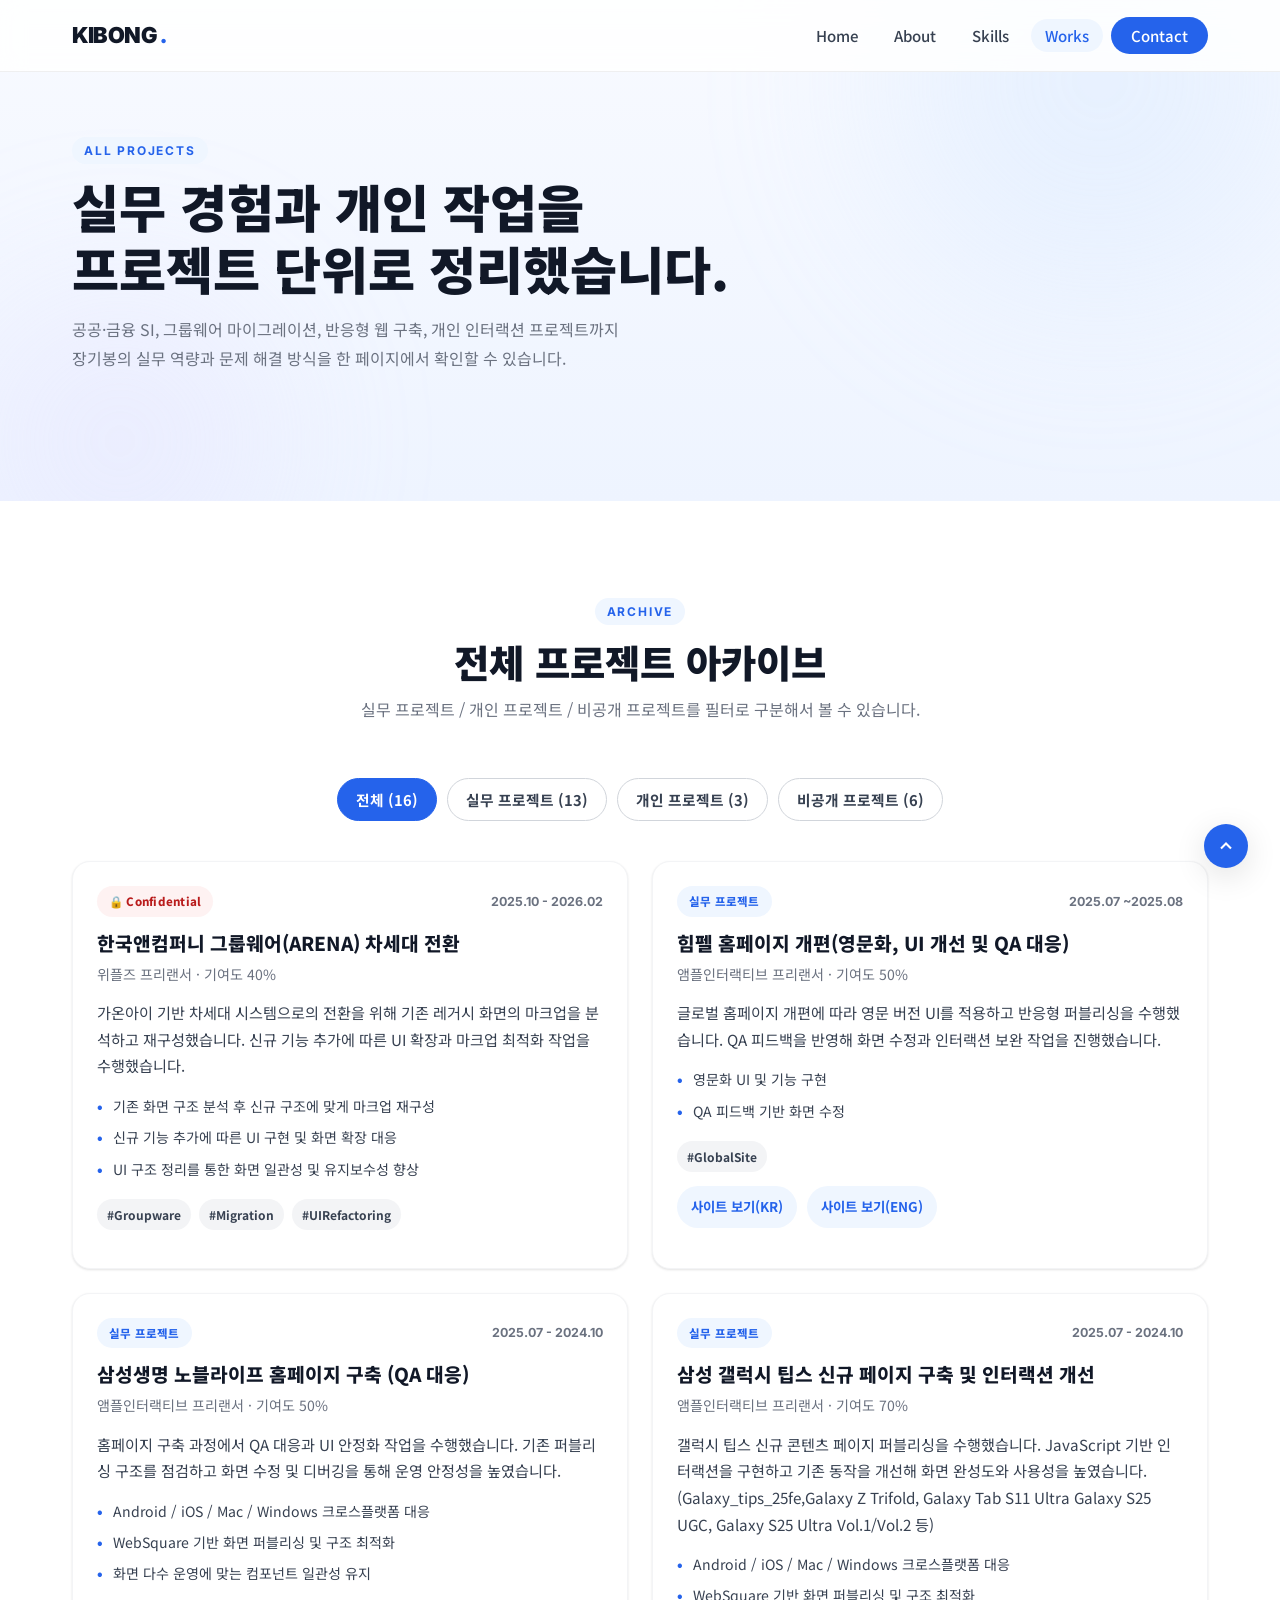
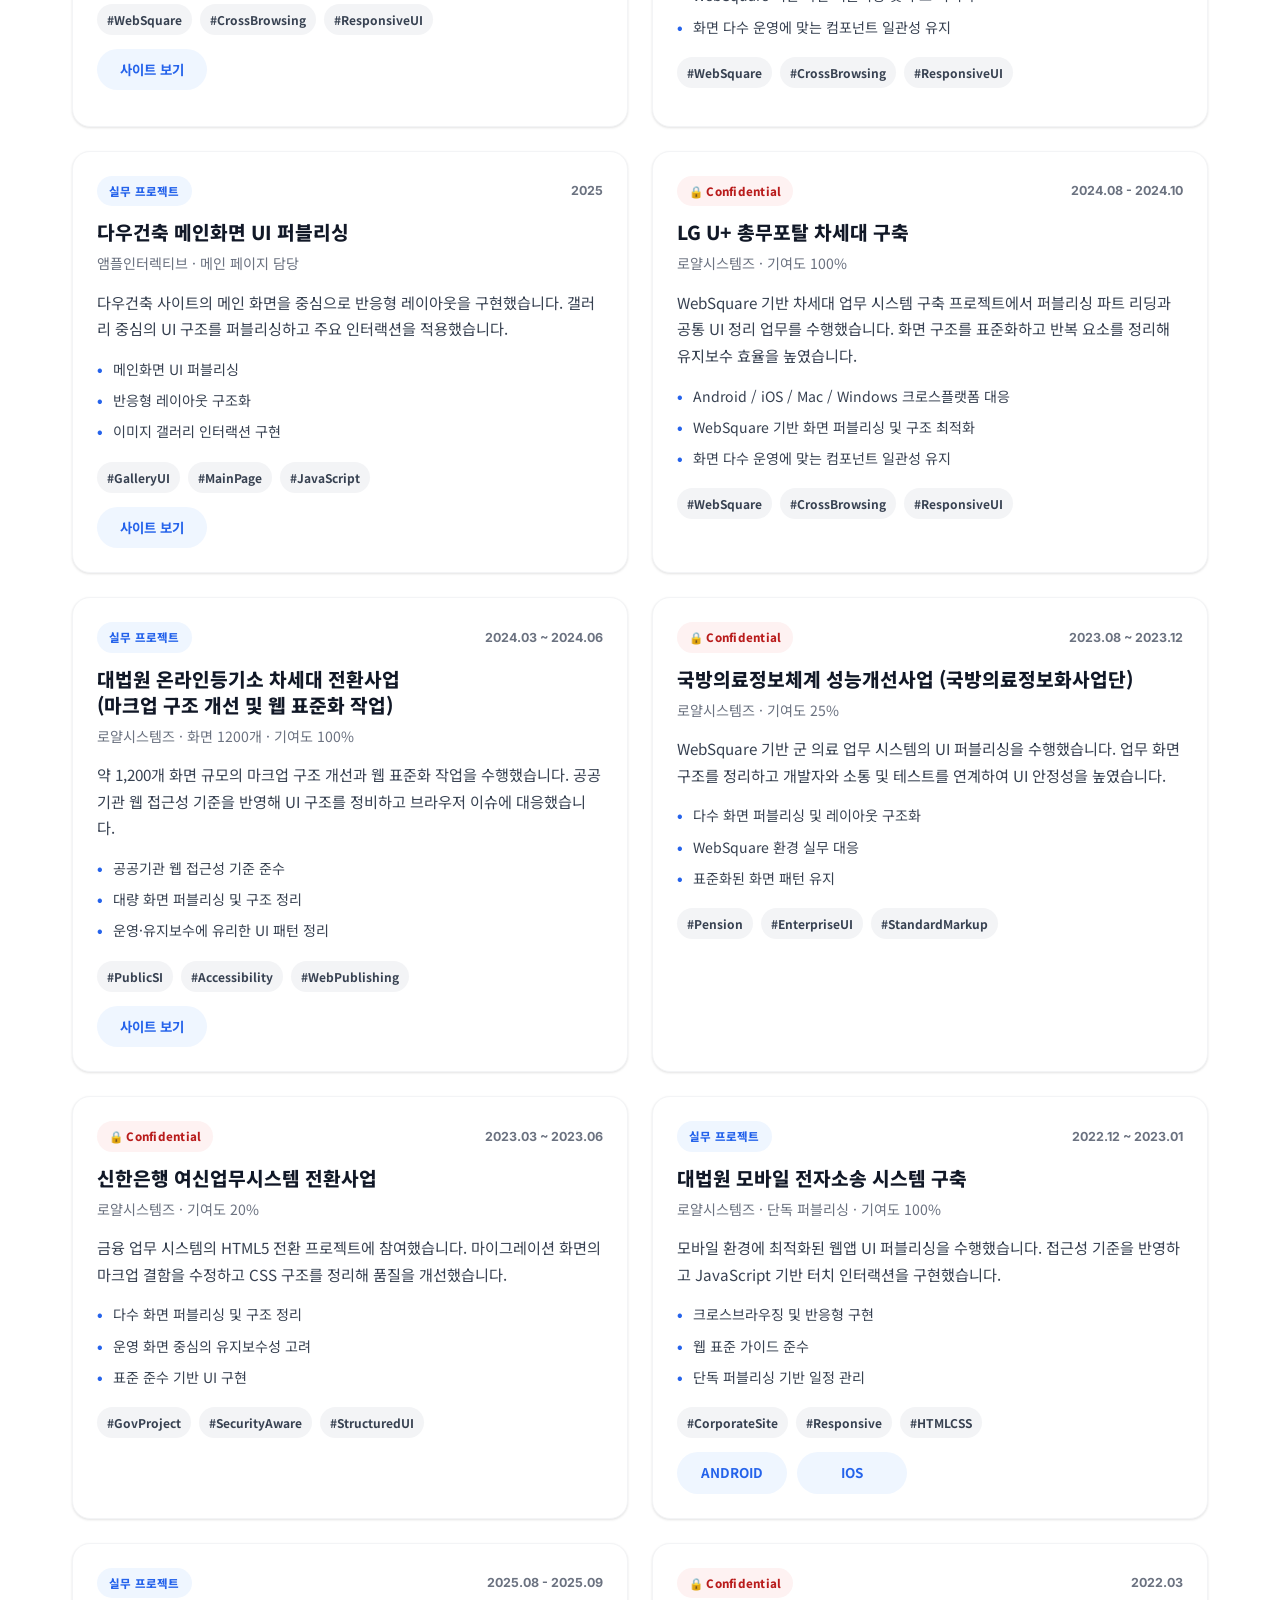
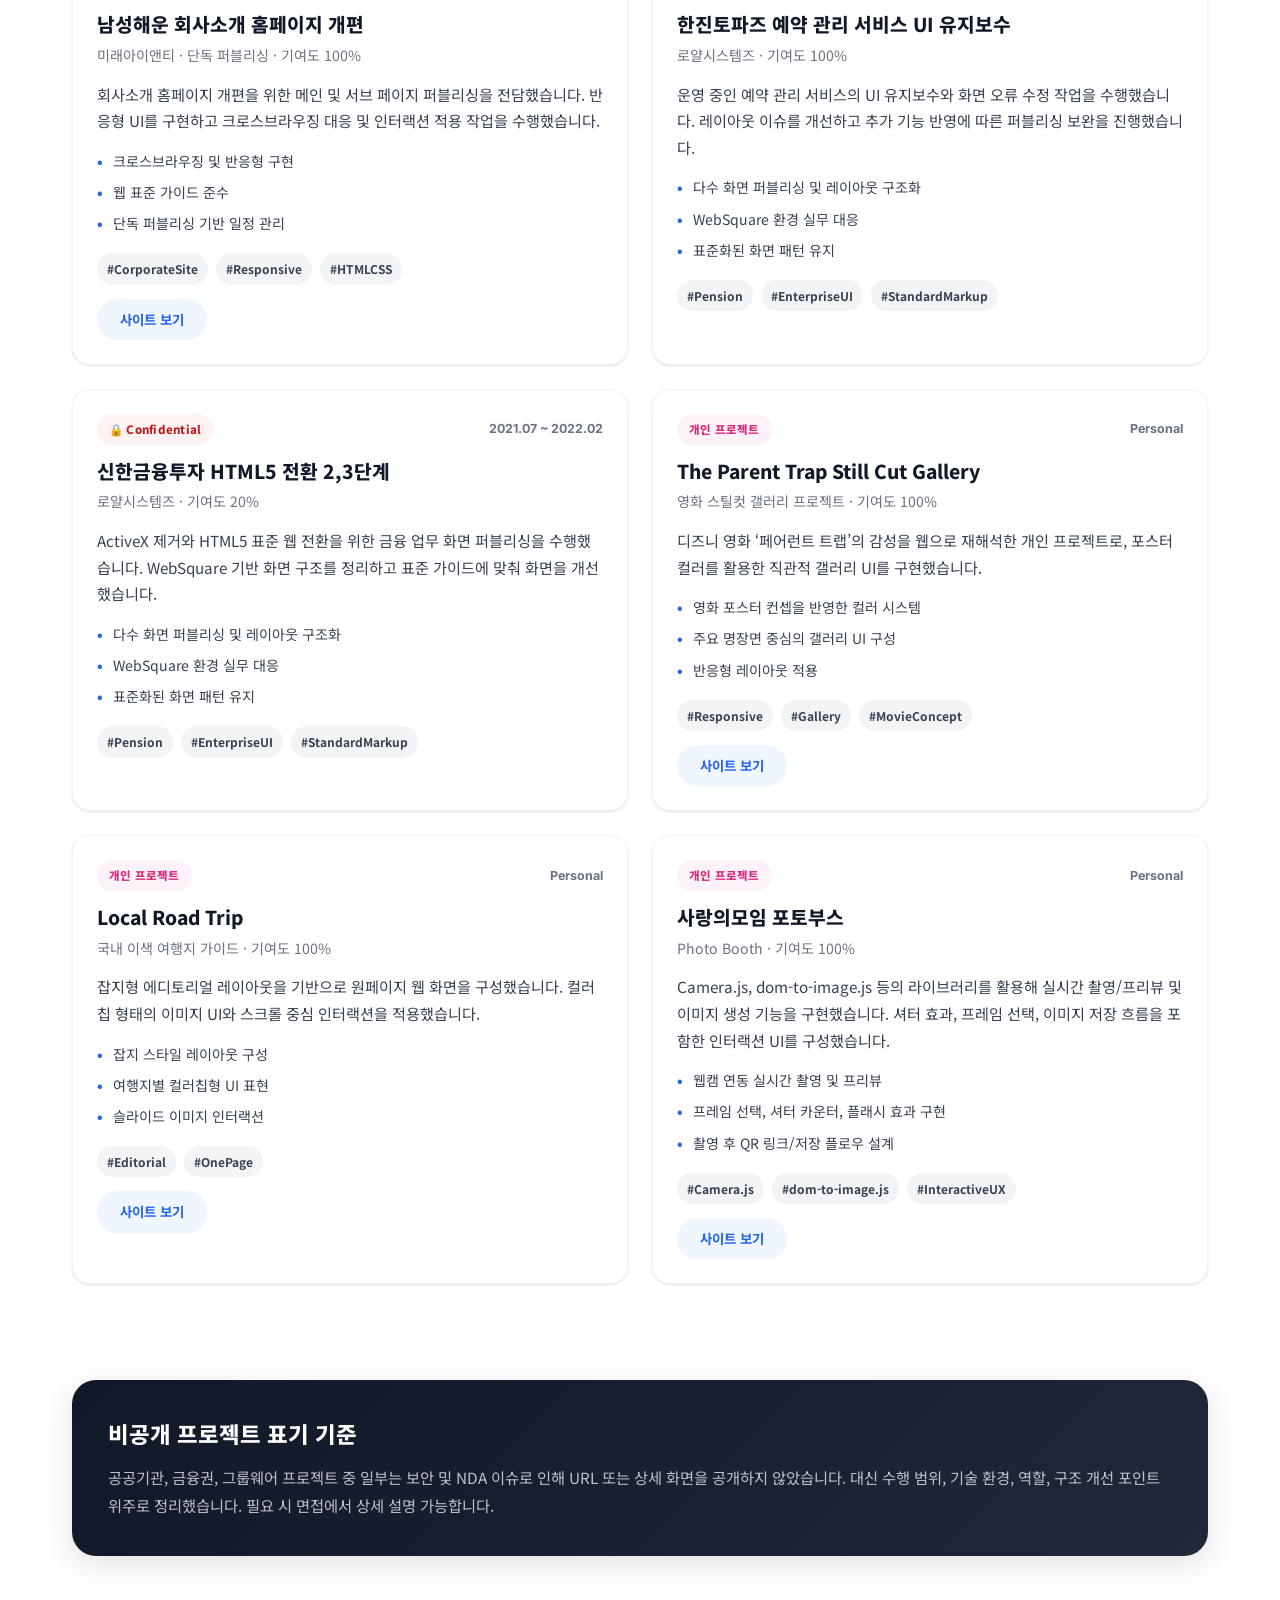
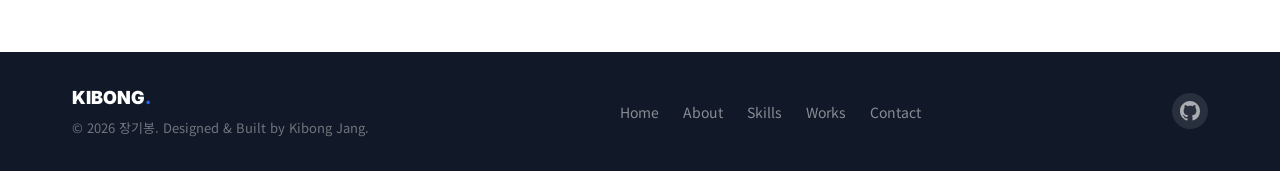
<file: works.html>
<!doctype html>
<html lang="ko">
    <head>
        <meta charset="UTF-8" />
        <meta name="viewport" content="width=device-width, initial-scale=1.0" />
        <meta
            name="description"
            content="장기봉의 전체 프로젝트 포트폴리오 페이지입니다. 실무 프로젝트와 개인 프로젝트를 한눈에 확인할 수 있습니다." />
        <title>Projects | 장기봉 포트폴리오</title>

        <link rel="preconnect" href="https://fonts.googleapis.com" />
        <link rel="preconnect" href="https://fonts.gstatic.com" crossorigin />
        <link
            href="https://fonts.googleapis.com/css2?family=Noto+Sans+KR:wght@300;400;500;700;900&family=Inter:wght@400;600;700&display=swap"
            rel="stylesheet" />

        <link rel="stylesheet" href="style.css" />
    </head>
    <body>
        <header class="header" id="header" role="banner">
            <div class="container header__inner">
                <a href="index.html" class="header__logo" aria-label="메인으로 이동">
                    <span class="logo-text">
                        KIBONG
                        <span class="logo-dot">.</span>
                    </span>
                </a>

                <nav class="header__nav" aria-label="주 메뉴">
                    <ul class="nav-list" role="list">
                        <li><a href="index.html#home" class="nav-link">Home</a></li>
                        <li><a href="index.html#about" class="nav-link">About</a></li>
                        <li><a href="index.html#skills" class="nav-link">Skills</a></li>
                        <li><a href="works.html" class="nav-link active">Works</a></li>
                        <li>
                            <a href="index.html#contact" class="nav-link nav-link--cta">Contact</a>
                        </li>
                    </ul>
                </nav>

                <button
                    class="hamburger"
                    id="hamburger"
                    aria-label="메뉴 열기"
                    aria-expanded="false"
                    aria-controls="mobile-menu">
                    <span class="hamburger__line"></span>
                    <span class="hamburger__line"></span>
                    <span class="hamburger__line"></span>
                </button>
            </div>

            <nav class="mobile-menu" id="mobile-menu" aria-label="모바일 메뉴" aria-hidden="true">
                <ul class="mobile-nav-list" role="list">
                    <li><a href="index.html#home" class="mobile-nav-link">Home</a></li>
                    <li><a href="index.html#about" class="mobile-nav-link">About</a></li>
                    <li><a href="index.html#skills" class="mobile-nav-link">Skills</a></li>
                    <li><a href="works.html" class="mobile-nav-link">Works</a></li>
                    <li><a href="index.html#contact" class="mobile-nav-link">Contact</a></li>
                </ul>
            </nav>
        </header>

        <main id="main-content">
            <section class="works-hero" aria-labelledby="works-page-title">
                <div class="works-hero__bg" aria-hidden="true">
                    <div class="works-hero__blob works-hero__blob--1"></div>
                    <div class="works-hero__blob works-hero__blob--2"></div>
                </div>

                <div class="container works-hero__inner">
                    <div class="works-hero__content fade-up">
                        <span class="section-label">All Projects</span>
                        <h1 class="works-hero__title" id="works-page-title">
                            실무 경험과 개인 작업을<br />
                            프로젝트 단위로 정리했습니다.
                        </h1>
                        <p class="works-hero__desc">
                            공공·금융 SI, 그룹웨어 마이그레이션, 반응형 웹 구축, 개인 인터랙션
                            프로젝트까지<br />
                            장기봉의 실무 역량과 문제 해결 방식을 한 페이지에서 확인할 수 있습니다.
                        </p>

                        <div class="works-hero__meta hide" role="list" aria-label="프로젝트 통계">
                            <div class="works-hero__meta-item" role="listitem">
                                <strong>16+</strong>
                                <span>프로젝트</span>
                            </div>
                            <div class="works-hero__meta-item" role="listitem">
                                <strong>6년+</strong>
                                <span>실무 경력(디자인너 + 퍼블리셔)</span>
                            </div>
                        </div>
                    </div>
                </div>
            </section>

            <section class="project-archive" aria-labelledby="archive-title">
                <div class="container">
                    <div class="section-header fade-up">
                        <span class="section-label">Archive</span>
                        <h2 class="section-title" id="archive-title">전체 프로젝트 아카이브</h2>
                        <p class="section-desc">
                            실무 프로젝트 / 개인 프로젝트 / 비공개 프로젝트를 필터로 구분해서 볼 수
                            있습니다.
                        </p>
                    </div>

                    <div class="project-filter fade-up" role="tablist" aria-label="프로젝트 필터">
                        <button
                            class="project-filter__btn project-filter__btn--active"
                            type="button"
                            data-filter="all"
                            role="tab"
                            aria-selected="true">
                            <span>전체</span>
                            <span class="filter-count">(0)</span>
                        </button>
                        <button
                            class="project-filter__btn"
                            type="button"
                            data-filter="company"
                            role="tab"
                            aria-selected="false">
                            <span>실무 프로젝트</span>
                            <span class="filter-count">(0)</span>
                        </button>
                        <button
                            class="project-filter__btn"
                            type="button"
                            data-filter="personal"
                            role="tab"
                            aria-selected="false">
                            <span>개인 프로젝트</span>
                            <span class="filter-count">(0)</span>
                        </button>
                        <button
                            class="project-filter__btn"
                            type="button"
                            data-filter="confidential"
                            role="tab"
                            aria-selected="false">
                            <span>비공개 프로젝트</span>
                            <span class="filter-count">(0)</span>
                        </button>
                    </div>

                    <div class="project-list">
                        <article
                            class="project-card fade-up"
                            data-category="company confidential"
                            aria-labelledby="project-1-title">
                            <div class="project-card__top">
                                <span class="project-badge project-badge--confidential"
                                    >🔒 Confidential</span
                                >
                                <span class="project-period">2025.10 - 2026.02</span>
                            </div>
                            <h3 class="project-card__title" id="project-1-title">
                                한국앤컴퍼니 그룹웨어(ARENA) 차세대 전환
                            </h3>
                            <p class="project-card__subtitle">위플즈 프리랜서 · 기여도 40%</p>
                            <p class="project-card__desc">
                                가온아이 기반 차세대 시스템으로의 전환을 위해 기존 레거시 화면의
                                마크업을 분석하고 재구성했습니다. 신규 기능 추가에 따른 UI 확장과
                                마크업 최적화 작업을 수행했습니다.
                            </p>
                            <ul class="project-card__list" role="list">
                                <li>기존 화면 구조 분석 후 신규 구조에 맞게 마크업 재구성</li>
                                <li>신규 기능 추가에 따른 UI 구현 및 화면 확장 대응</li>
                                <li>UI 구조 정리를 통한 화면 일관성 및 유지보수성 향상</li>
                            </ul>
                            <div class="project-card__tags">
                                <span>#Groupware</span>
                                <span>#Migration</span>
                                <span>#UIRefactoring</span>
                            </div>
                        </article>

                        <article
                            class="project-card fade-up"
                            data-category="company"
                            aria-labelledby="project-2-title">
                            <div class="project-card__top">
                                <span class="project-badge project-badge--company"
                                    >실무 프로젝트</span
                                >
                                <span class="project-period">2025.07 ~2025.08</span>
                            </div>
                            <h3 class="project-card__title" id="project-2-title">
                                힘펠 홈페이지 개편(영문화, UI 개선 및 QA 대응)
                            </h3>
                            <p class="project-card__subtitle">
                                앰플인터랙티브 프리랜서 · 기여도 50%
                            </p>
                            <p class="project-card__desc">
                                글로벌 홈페이지 개편에 따라 영문 버전 UI를 적용하고 반응형
                                퍼블리싱을 수행했습니다. QA 피드백을 반영해 화면 수정과 인터랙션
                                보완 작업을 진행했습니다.
                            </p>
                            <ul class="project-card__list" role="list">
                                <li>영문화 UI 및 기능 구현</li>
                                <li>QA 피드백 기반 화면 수정</li>
                            </ul>
                            <div class="project-card__tags">
                                <span>#GlobalSite</span>
                            </div>
                            <div class="project-card__links project-card__links--double">
                                <a
                                    href="https://himpel.com/kr"
                                    target="_blank"
                                    rel="noopener noreferrer"
                                    >사이트 보기(KR)</a
                                >
                                <a
                                    href="https://himpel.com/eng"
                                    target="_blank"
                                    rel="noopener noreferrer"
                                    >사이트 보기(ENG)</a
                                >
                            </div>
                        </article>

                        <article
                            class="project-card fade-up"
                            data-category="company"
                            aria-labelledby="project-3-title">
                            <div class="project-card__top">
                                <span class="project-badge project-badge--company"
                                    >실무 프로젝트</span
                                >
                                <span class="project-period">2025.07 - 2024.10</span>
                            </div>
                            <h3 class="project-card__title" id="project-3-title">
                                삼성생명 노블라이프 홈페이지 구축 (QA 대응)
                            </h3>
                            <p class="project-card__subtitle">
                                앰플인터랙티브 프리랜서 · 기여도 50%
                            </p>
                            <p class="project-card__desc">
                                홈페이지 구축 과정에서 QA 대응과 UI 안정화 작업을 수행했습니다. 기존
                                퍼블리싱 구조를 점검하고 화면 수정 및 디버깅을 통해 운영 안정성을
                                높였습니다.
                            </p>
                            <ul class="project-card__list" role="list">
                                <li>Android / iOS / Mac / Windows 크로스플랫폼 대응</li>
                                <li>WebSquare 기반 화면 퍼블리싱 및 구조 최적화</li>
                                <li>화면 다수 운영에 맞는 컴포넌트 일관성 유지</li>
                            </ul>
                            <div class="project-card__tags">
                                <span>#WebSquare</span>
                                <span>#CrossBrowsing</span>
                                <span>#ResponsiveUI</span>
                            </div>
                            <div class="project-card__links">
                                <a
                                    href="https://samsungnoblelife.com/"
                                    target="_blank"
                                    rel="noopener noreferrer"
                                    >사이트 보기</a
                                >
                            </div>
                        </article>

                        <article
                            class="project-card fade-up"
                            data-category="company"
                            aria-labelledby="project-4-title">
                            <div class="project-card__top">
                                <span class="project-badge project-badge--company"
                                    >실무 프로젝트</span
                                >
                                <span class="project-period">2025.07 - 2024.10</span>
                            </div>
                            <h3 class="project-card__title" id="project-4-title">
                                삼성 갤럭시 팁스 신규 페이지 구축 및 인터랙션 개선
                            </h3>
                            <p class="project-card__subtitle">
                                앰플인터랙티브 프리랜서 · 기여도 70%
                            </p>
                            <p class="project-card__desc">
                                갤럭시 팁스 신규 콘텐츠 페이지 퍼블리싱을 수행했습니다. JavaScript
                                기반 인터랙션을 구현하고 기존 동작을 개선해 화면 완성도와 사용성을
                                높였습니다. (Galaxy_tips_25fe,Galaxy Z Trifold, Galaxy Tab S11 Ultra
                                Galaxy S25 UGC, Galaxy S25 Ultra Vol.1/Vol.2 등)
                            </p>
                            <ul class="project-card__list" role="list">
                                <li>Android / iOS / Mac / Windows 크로스플랫폼 대응</li>
                                <li>WebSquare 기반 화면 퍼블리싱 및 구조 최적화</li>
                                <li>화면 다수 운영에 맞는 컴포넌트 일관성 유지</li>
                            </ul>
                            <div class="project-card__tags">
                                <span>#WebSquare</span>
                                <span>#CrossBrowsing</span>
                                <span>#ResponsiveUI</span>
                            </div>
                        </article>

                        <article
                            class="project-card fade-up"
                            data-category="company"
                            aria-labelledby="project-5-title">
                            <div class="project-card__top">
                                <span class="project-badge project-badge--company"
                                    >실무 프로젝트</span
                                >
                                <span class="project-period">2025</span>
                            </div>
                            <h3 class="project-card__title" id="project-5-title">
                                다우건축 메인화면 UI 퍼블리싱
                            </h3>
                            <p class="project-card__subtitle">앰플인터렉티브 · 메인 페이지 담당</p>
                            <p class="project-card__desc">
                                다우건축 사이트의 메인 화면을 중심으로 반응형 레이아웃을
                                구현했습니다. 갤러리 중심의 UI 구조를 퍼블리싱하고 주요 인터랙션을
                                적용했습니다.
                            </p>
                            <ul class="project-card__list" role="list">
                                <li>메인화면 UI 퍼블리싱</li>
                                <li>반응형 레이아웃 구조화</li>
                                <li>이미지 갤러리 인터랙션 구현</li>
                            </ul>
                            <div class="project-card__tags">
                                <span>#GalleryUI</span>
                                <span>#MainPage</span>
                                <span>#JavaScript</span>
                            </div>
                            <div class="project-card__links">
                                <a
                                    href="http://www.daugroup.com"
                                    target="_blank"
                                    rel="noopener noreferrer"
                                    >사이트 보기</a
                                >
                            </div>
                        </article>

                        <article
                            class="project-card fade-up"
                            data-category="company confidential"
                            aria-labelledby="project-6-title">
                            <div class="project-card__top">
                                <span class="project-badge project-badge--confidential"
                                    >🔒 Confidential</span
                                >
                                <span class="project-period">2024.08 - 2024.10</span>
                            </div>
                            <h3 class="project-card__title" id="project-6-title">
                                LG U+ 총무포탈 차세대 구축
                            </h3>
                            <p class="project-card__subtitle">로얄시스템즈 · 기여도 100%</p>
                            <p class="project-card__desc">
                                WebSquare 기반 차세대 업무 시스템 구축 프로젝트에서 퍼블리싱 파트
                                리딩과 공통 UI 정리 업무를 수행했습니다. 화면 구조를 표준화하고 반복
                                요소를 정리해 유지보수 효율을 높였습니다.
                            </p>
                            <ul class="project-card__list" role="list">
                                <li>Android / iOS / Mac / Windows 크로스플랫폼 대응</li>
                                <li>WebSquare 기반 화면 퍼블리싱 및 구조 최적화</li>
                                <li>화면 다수 운영에 맞는 컴포넌트 일관성 유지</li>
                            </ul>
                            <div class="project-card__tags">
                                <span>#WebSquare</span>
                                <span>#CrossBrowsing</span>
                                <span>#ResponsiveUI</span>
                            </div>
                        </article>

                        <article
                            class="project-card fade-up"
                            data-category="company"
                            aria-labelledby="project-7-title">
                            <div class="project-card__top">
                                <span class="project-badge project-badge--company"
                                    >실무 프로젝트</span
                                >
                                <span class="project-period">2024.03 ~ 2024.06</span>
                            </div>
                            <h3 class="project-card__title" id="project-7-title">
                                대법원 온라인등기소 차세대 전환사업 <br />(마크업 구조 개선 및 웹
                                표준화 작업)
                            </h3>
                            <p class="project-card__subtitle">
                                로얄시스템즈 · 화면 1200개 · 기여도 100%
                            </p>
                            <p class="project-card__desc">
                                약 1,200개 화면 규모의 마크업 구조 개선과 웹 표준화 작업을
                                수행했습니다. 공공기관 웹 접근성 기준을 반영해 UI 구조를 정비하고
                                브라우저 이슈에 대응했습니다.
                            </p>
                            <ul class="project-card__list" role="list">
                                <li>공공기관 웹 접근성 기준 준수</li>
                                <li>대량 화면 퍼블리싱 및 구조 정리</li>
                                <li>운영·유지보수에 유리한 UI 패턴 정리</li>
                            </ul>
                            <div class="project-card__tags">
                                <span>#PublicSI</span>
                                <span>#Accessibility</span>
                                <span>#WebPublishing</span>
                            </div>

                            <div class="project-card__links">
                                <a
                                    href="https://www.iros.go.kr/index.jsp"
                                    target="_blank"
                                    rel="noopener noreferrer"
                                    >사이트 보기</a
                                >
                            </div>
                        </article>

                        <article
                            class="project-card fade-up"
                            data-category="company confidential"
                            aria-labelledby="project-8-title">
                            <div class="project-card__top">
                                <span class="project-badge project-badge--confidential"
                                    >🔒 Confidential</span
                                >
                                <span class="project-period">2023.08 ~ 2023.12</span>
                            </div>
                            <h3 class="project-card__title" id="project-8-title">
                                국방의료정보체계 성능개선사업 (국방의료정보화사업단)
                            </h3>
                            <p class="project-card__subtitle">로얄시스템즈 · 기여도 25%</p>
                            <p class="project-card__desc">
                                WebSquare 기반 군 의료 업무 시스템의 UI 퍼블리싱을 수행했습니다.
                                업무 화면 구조를 정리하고 개발자와 소통 및 테스트를 연계하여 UI
                                안정성을 높였습니다.
                            </p>
                            <ul class="project-card__list" role="list">
                                <li>다수 화면 퍼블리싱 및 레이아웃 구조화</li>
                                <li>WebSquare 환경 실무 대응</li>
                                <li>표준화된 화면 패턴 유지</li>
                            </ul>
                            <div class="project-card__tags">
                                <span>#Pension</span>
                                <span>#EnterpriseUI</span>
                                <span>#StandardMarkup</span>
                            </div>
                        </article>

                        <article
                            class="project-card fade-up"
                            data-category="company confidential"
                            aria-labelledby="project-9-title">
                            <div class="project-card__top">
                                <span class="project-badge project-badge--confidential"
                                    >🔒 Confidential</span
                                >
                                <span class="project-period">2023.03 ~ 2023.06</span>
                            </div>
                            <h3 class="project-card__title" id="project-9-title">
                                신한은행 여신업무시스템 전환사업
                            </h3>
                            <p class="project-card__subtitle">로얄시스템즈 · 기여도 20%</p>
                            <p class="project-card__desc">
                                금융 업무 시스템의 HTML5 전환 프로젝트에 참여했습니다. 마이그레이션
                                화면의 마크업 결함을 수정하고 CSS 구조를 정리해 품질을 개선했습니다.
                            </p>
                            <ul class="project-card__list" role="list">
                                <li>다수 화면 퍼블리싱 및 구조 정리</li>
                                <li>운영 화면 중심의 유지보수성 고려</li>
                                <li>표준 준수 기반 UI 구현</li>
                            </ul>
                            <div class="project-card__tags">
                                <span>#GovProject</span>
                                <span>#SecurityAware</span>
                                <span>#StructuredUI</span>
                            </div>
                        </article>

                        <article
                            class="project-card fade-up"
                            data-category="company"
                            aria-labelledby="project-10-title">
                            <div class="project-card__top">
                                <span class="project-badge project-badge--company"
                                    >실무 프로젝트</span
                                >
                                <span class="project-period">2022.12 ~ 2023.01</span>
                            </div>
                            <h3 class="project-card__title" id="project-10-title">
                                대법원 모바일 전자소송 시스템 구축
                            </h3>
                            <p class="project-card__subtitle">
                                로얄시스템즈 · 단독 퍼블리싱 · 기여도 100%
                            </p>
                            <p class="project-card__desc">
                                모바일 환경에 최적화된 웹앱 UI 퍼블리싱을 수행했습니다. 접근성
                                기준을 반영하고 JavaScript 기반 터치 인터랙션을 구현했습니다.
                            </p>
                            <ul class="project-card__list" role="list">
                                <li>크로스브라우징 및 반응형 구현</li>
                                <li>웹 표준 가이드 준수</li>
                                <li>단독 퍼블리싱 기반 일정 관리</li>
                            </ul>
                            <div class="project-card__tags">
                                <span>#CorporateSite</span>
                                <span>#Responsive</span>
                                <span>#HTMLCSS</span>
                            </div>
                            <div class="project-card__links">
                                <a
                                    href="https://play.google.com/store/apps/details?id=go.scourt.mcs"
                                    target="_blank"
                                    rel="noopener noreferrer"
                                    >ANDROID</a
                                >
                                <a
                                    href="https://apps.apple.com/kr/app/%EC%A0%84%EC%9E%90%EC%86%8C%EC%86%A1%ED%8F%AC%ED%84%B8/id666427750"
                                    target="_blank"
                                    rel="noopener noreferrer"
                                    >IOS</a
                                >
                            </div>
                        </article>

                        <article
                            class="project-card fade-up"
                            data-category="company"
                            aria-labelledby="project-11-title">
                            <div class="project-card__top">
                                <span class="project-badge project-badge--company"
                                    >실무 프로젝트</span
                                >
                                <span class="project-period">2025.08 - 2025.09</span>
                            </div>
                            <h3 class="project-card__title" id="project-11-title">
                                남성해운 회사소개 홈페이지 개편
                            </h3>
                            <p class="project-card__subtitle">
                                미래아이앤티 · 단독 퍼블리싱 · 기여도 100%
                            </p>
                            <p class="project-card__desc">
                                회사소개 홈페이지 개편을 위한 메인 및 서브 페이지 퍼블리싱을
                                전담했습니다. 반응형 UI를 구현하고 크로스브라우징 대응 및 인터랙션
                                적용 작업을 수행했습니다.
                            </p>
                            <ul class="project-card__list" role="list">
                                <li>크로스브라우징 및 반응형 구현</li>
                                <li>웹 표준 가이드 준수</li>
                                <li>단독 퍼블리싱 기반 일정 관리</li>
                            </ul>
                            <div class="project-card__tags">
                                <span>#CorporateSite</span>
                                <span>#Responsive</span>
                                <span>#HTMLCSS</span>
                            </div>
                            <div class="project-card__links">
                                <a
                                    href="https://www.namsung.co.kr"
                                    target="_blank"
                                    rel="noopener noreferrer"
                                    >사이트 보기</a
                                >
                            </div>
                        </article>

                        <article
                            class="project-card fade-up"
                            data-category="company confidential"
                            aria-labelledby="project-12-title">
                            <div class="project-card__top">
                                <span class="project-badge project-badge--confidential"
                                    >🔒 Confidential</span
                                >
                                <span class="project-period">2022.03 </span>
                            </div>
                            <h3 class="project-card__title" id="project-12-title">
                                한진토파즈 예약 관리 서비스 UI 유지보수
                            </h3>
                            <p class="project-card__subtitle">로얄시스템즈 · 기여도 100%</p>
                            <p class="project-card__desc">
                                운영 중인 예약 관리 서비스의 UI 유지보수와 화면 오류 수정 작업을
                                수행했습니다. 레이아웃 이슈를 개선하고 추가 기능 반영에 따른
                                퍼블리싱 보완을 진행했습니다.
                            </p>
                            <ul class="project-card__list" role="list">
                                <li>다수 화면 퍼블리싱 및 레이아웃 구조화</li>
                                <li>WebSquare 환경 실무 대응</li>
                                <li>표준화된 화면 패턴 유지</li>
                            </ul>
                            <div class="project-card__tags">
                                <span>#Pension</span>
                                <span>#EnterpriseUI</span>
                                <span>#StandardMarkup</span>
                            </div>
                        </article>

                        <article
                            class="project-card fade-up"
                            data-category="company confidential"
                            aria-labelledby="project-13-title">
                            <div class="project-card__top">
                                <span class="project-badge project-badge--confidential"
                                    >🔒 Confidential</span
                                >
                                <span class="project-period">2021.07 ~ 2022.02 </span>
                            </div>
                            <h3 class="project-card__title" id="project-13-title">
                                신한금융투자 HTML5 전환 2,3단계
                            </h3>
                            <p class="project-card__subtitle">로얄시스템즈 · 기여도 20%</p>
                            <p class="project-card__desc">
                                ActiveX 제거와 HTML5 표준 웹 전환을 위한 금융 업무 화면 퍼블리싱을
                                수행했습니다. WebSquare 기반 화면 구조를 정리하고 표준 가이드에 맞춰
                                화면을 개선했습니다.
                            </p>
                            <ul class="project-card__list" role="list">
                                <li>다수 화면 퍼블리싱 및 레이아웃 구조화</li>
                                <li>WebSquare 환경 실무 대응</li>
                                <li>표준화된 화면 패턴 유지</li>
                            </ul>
                            <div class="project-card__tags">
                                <span>#Pension</span>
                                <span>#EnterpriseUI</span>
                                <span>#StandardMarkup</span>
                            </div>
                        </article>

                        <article
                            class="project-card fade-up"
                            data-category="personal"
                            aria-labelledby="project-14-title">
                            <div class="project-card__top">
                                <span class="project-badge project-badge--personal"
                                    >개인 프로젝트</span
                                >
                                <span class="project-period">Personal</span>
                            </div>
                            <h3 class="project-card__title" id="project-14-title">
                                The Parent Trap Still Cut Gallery
                            </h3>
                            <p class="project-card__subtitle">
                                영화 스틸컷 갤러리 프로젝트 · 기여도 100%
                            </p>
                            <p class="project-card__desc">
                                디즈니 영화 ‘페어런트 트랩’의 감성을 웹으로 재해석한 개인
                                프로젝트로, 포스터 컬러를 활용한 직관적 갤러리 UI를 구현했습니다.
                            </p>
                            <ul class="project-card__list" role="list">
                                <li>영화 포스터 컨셉을 반영한 컬러 시스템</li>
                                <li>주요 명장면 중심의 갤러리 UI 구성</li>
                                <li>반응형 레이아웃 적용</li>
                            </ul>
                            <div class="project-card__tags">
                                <span>#Responsive</span>
                                <span>#Gallery</span>
                                <span>#MovieConcept</span>
                            </div>
                            <div class="project-card__links">
                                <a
                                    href="https://jangkibong.github.io/theparenttrapstill/"
                                    target="_blank"
                                    rel="noopener noreferrer"
                                    >사이트 보기</a
                                >
                            </div>
                        </article>

                        <article
                            class="project-card fade-up"
                            data-category="personal"
                            aria-labelledby="project-15-title">
                            <div class="project-card__top">
                                <span class="project-badge project-badge--personal"
                                    >개인 프로젝트</span
                                >
                                <span class="project-period">Personal</span>
                            </div>
                            <h3 class="project-card__title" id="project-15-title">
                                Local Road Trip
                            </h3>
                            <p class="project-card__subtitle">
                                국내 이색 여행지 가이드 · 기여도 100%
                            </p>
                            <p class="project-card__desc">
                                잡지형 에디토리얼 레이아웃을 기반으로 원페이지 웹 화면을
                                구성했습니다. 컬러칩 형태의 이미지 UI와 스크롤 중심 인터랙션을
                                적용했습니다.
                            </p>
                            <ul class="project-card__list" role="list">
                                <li>잡지 스타일 레이아웃 구성</li>
                                <li>여행지별 컬러칩형 UI 표현</li>
                                <li>슬라이드 이미지 인터랙션</li>
                            </ul>
                            <div class="project-card__tags">
                                <span>#Editorial</span>
                                <span>#OnePage</span>
                            </div>
                            <div class="project-card__links">
                                <a
                                    href="https://jangkibong.github.io/willytrip/"
                                    target="_blank"
                                    rel="noopener noreferrer"
                                    >사이트 보기</a
                                >
                            </div>
                        </article>

                        <article
                            class="project-card fade-up"
                            data-category="personal"
                            aria-labelledby="project-16-title">
                            <div class="project-card__top">
                                <span class="project-badge project-badge--personal"
                                    >개인 프로젝트</span
                                >
                                <span class="project-period">Personal</span>
                            </div>
                            <h3 class="project-card__title" id="project-16-title">
                                사랑의모임 포토부스
                            </h3>
                            <p class="project-card__subtitle">Photo Booth · 기여도 100%</p>
                            <p class="project-card__desc">
                                Camera.js, dom-to-image.js 등의 라이브러리를 활용해 실시간
                                촬영/프리뷰 및 이미지 생성 기능을 구현했습니다. 셔터 효과, 프레임
                                선택, 이미지 저장 흐름을 포함한 인터랙션 UI를 구성했습니다.
                            </p>
                            <ul class="project-card__list" role="list">
                                <li>웹캠 연동 실시간 촬영 및 프리뷰</li>
                                <li>프레임 선택, 셔터 카운터, 플래시 효과 구현</li>
                                <li>촬영 후 QR 링크/저장 플로우 설계</li>
                            </ul>
                            <div class="project-card__tags">
                                <span>#Camera.js</span>
                                <span>#dom-to-image.js</span>
                                <!-- <span>#WebStorage</span> -->
                                <span>#InteractiveUX</span>
                            </div>
                            <div class="project-card__links">
                                <a
                                    href="https://jangkibong.github.io/love_gathering_photo/"
                                    target="_blank"
                                    rel="noopener noreferrer"
                                    >사이트 보기</a
                                >
                            </div>
                        </article>
                    </div>
                </div>
            </section>

            <section class="archive-note">
                <div class="container">
                    <div class="archive-note__box fade-up">
                        <h2>비공개 프로젝트 표기 기준</h2>
                        <p>
                            공공기관, 금융권, 그룹웨어 프로젝트 중 일부는 보안 및 NDA 이슈로 인해
                            URL 또는 상세 화면을 공개하지 않았습니다. 대신 수행 범위, 기술 환경,
                            역할, 구조 개선 포인트 위주로 정리했습니다. 필요 시 면접에서 상세 설명
                            가능합니다.
                        </p>
                    </div>
                </div>
            </section>
        </main>

        <!-- =============================
            FOOTER
        ============================= -->
        <footer class="footer" role="contentinfo">
            <div class="container footer__inner">
                <div class="footer__left">
                    <a href="#home" class="footer__logo" aria-label="메인으로 이동">
                        KIBONG<span class="logo-dot">.</span>
                    </a>
                    <p class="footer__copy">© 2026 장기봉. Designed &amp; Built by Kibong Jang.</p>
                </div>
                <nav class="footer__nav" aria-label="푸터 메뉴">
                    <ul role="list">
                        <li><a href="#home">Home</a></li>
                        <li><a href="#about">About</a></li>
                        <li><a href="#skills">Skills</a></li>
                        <li><a href="#works">Works</a></li>
                        <li><a href="#contact">Contact</a></li>
                    </ul>
                </nav>
                <div class="footer__social">
                    <a
                        href="https://github.com/jangkibong"
                        target="_blank"
                        rel="noopener noreferrer"
                        class="social-link"
                        aria-label="GitHub 프로필">
                        <svg
                            width="20"
                            height="20"
                            viewBox="0 0 24 24"
                            fill="currentColor"
                            aria-hidden="true">
                            <path
                                d="M12 0C5.37 0 0 5.37 0 12c0 5.31 3.435 9.795 8.205 11.385.6.105.825-.255.825-.57 0-.285-.015-1.23-.015-2.235-3.015.555-3.795-.735-4.035-1.41-.135-.345-.72-1.41-1.23-1.695-.42-.225-1.02-.78-.015-.795.945-.015 1.62.87 1.845 1.23 1.08 1.815 2.805 1.305 3.495.99.105-.78.42-1.305.765-1.605-2.67-.3-5.46-1.335-5.46-5.925 0-1.305.465-2.385 1.23-3.225-.12-.3-.54-1.53.12-3.18 0 0 1.005-.315 3.3 1.23.96-.27 1.98-.405 3-.405s2.04.135 3 .405c2.295-1.56 3.3-1.23 3.3-1.23.66 1.65.24 2.88.12 3.18.765.84 1.23 1.905 1.23 3.225 0 4.605-2.805 5.625-5.475 5.925.435.375.81 1.095.81 2.22 0 1.605-.015 2.895-.015 3.3 0 .315.225.69.825.57A12.02 12.02 0 0024 12c0-6.63-5.37-12-12-12z" />
                        </svg>
                        <span class="sr-only">장기봉 GitHub</span>
                    </a>
                </div>
            </div>
        </footer>

        <button class="scroll-top" id="scrollTop" aria-label="맨 위로 이동" hidden>
            <svg
                width="20"
                height="20"
                viewBox="0 0 24 24"
                fill="none"
                stroke="currentColor"
                stroke-width="2.5"
                aria-hidden="true">
                <path d="M18 15l-6-6-6 6" />
            </svg>
        </button>

        <script src="script.js"></script>
    </body>
</html>
</file>
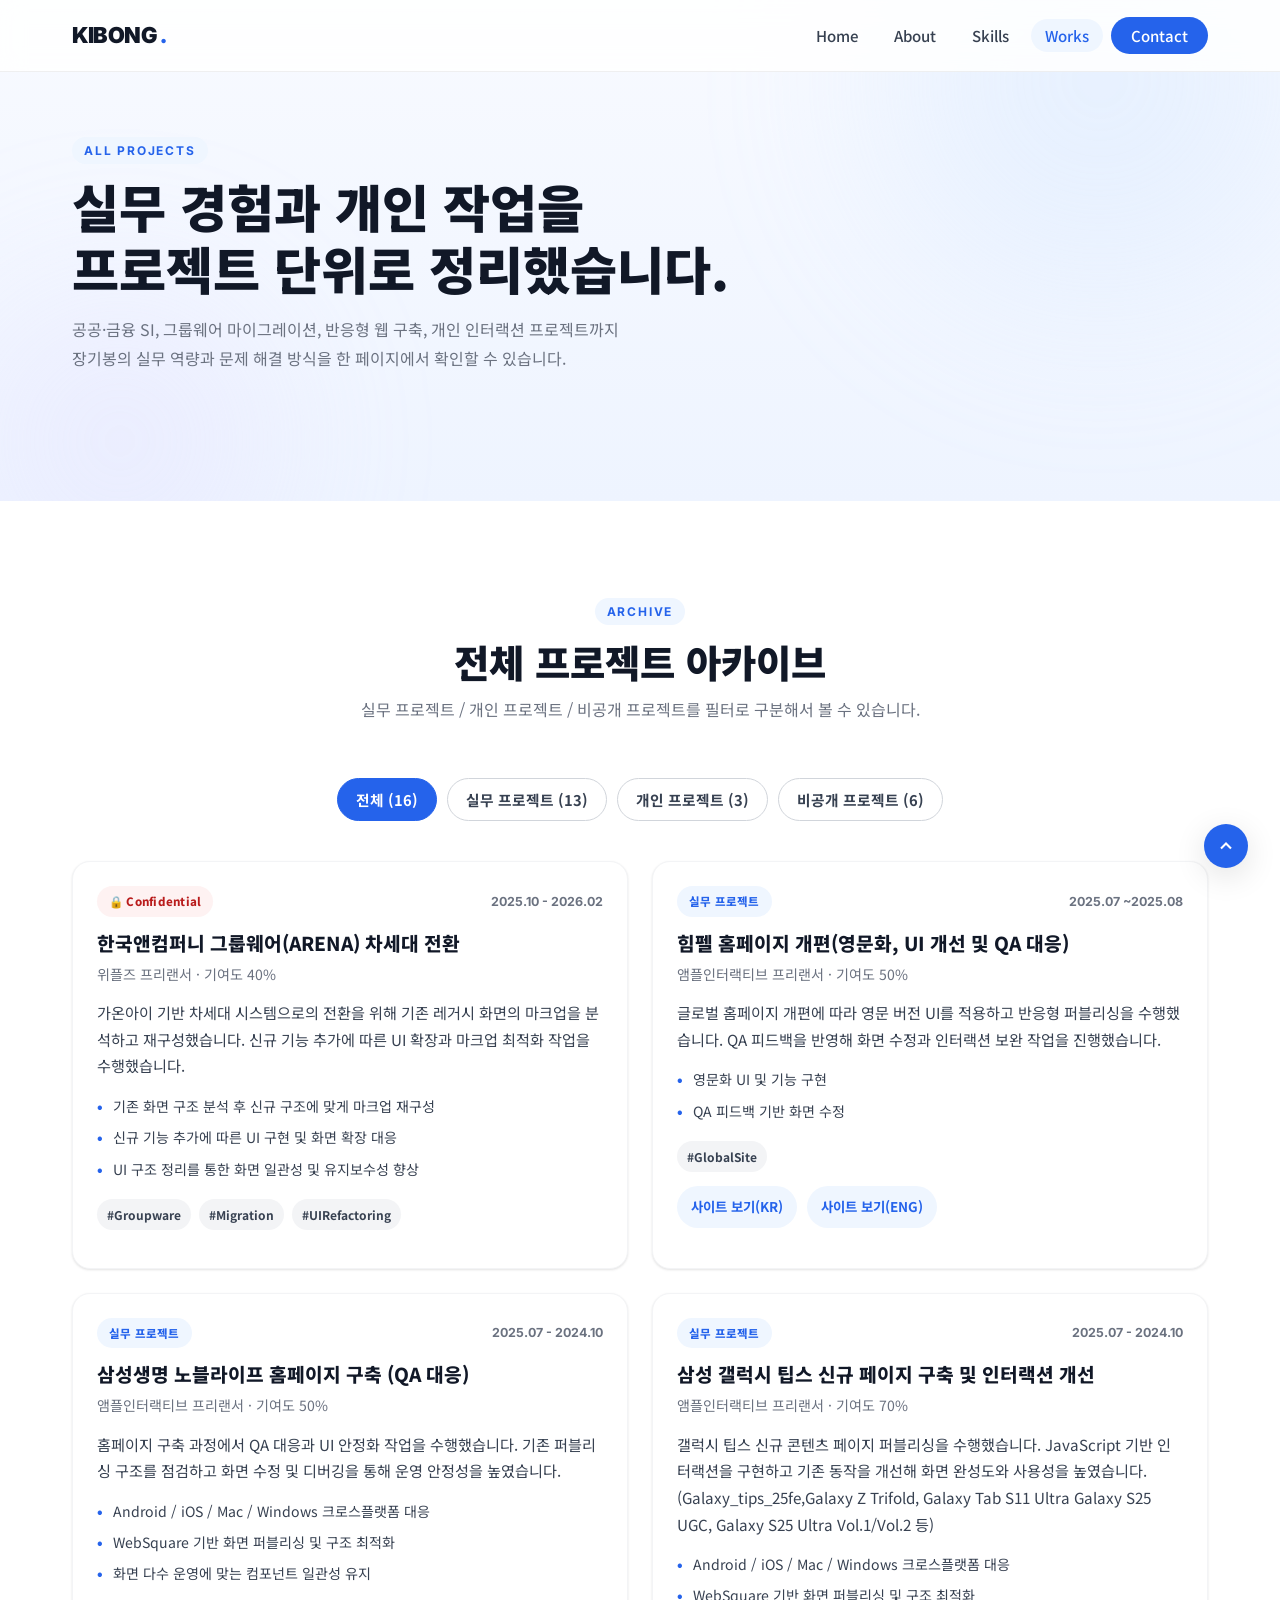
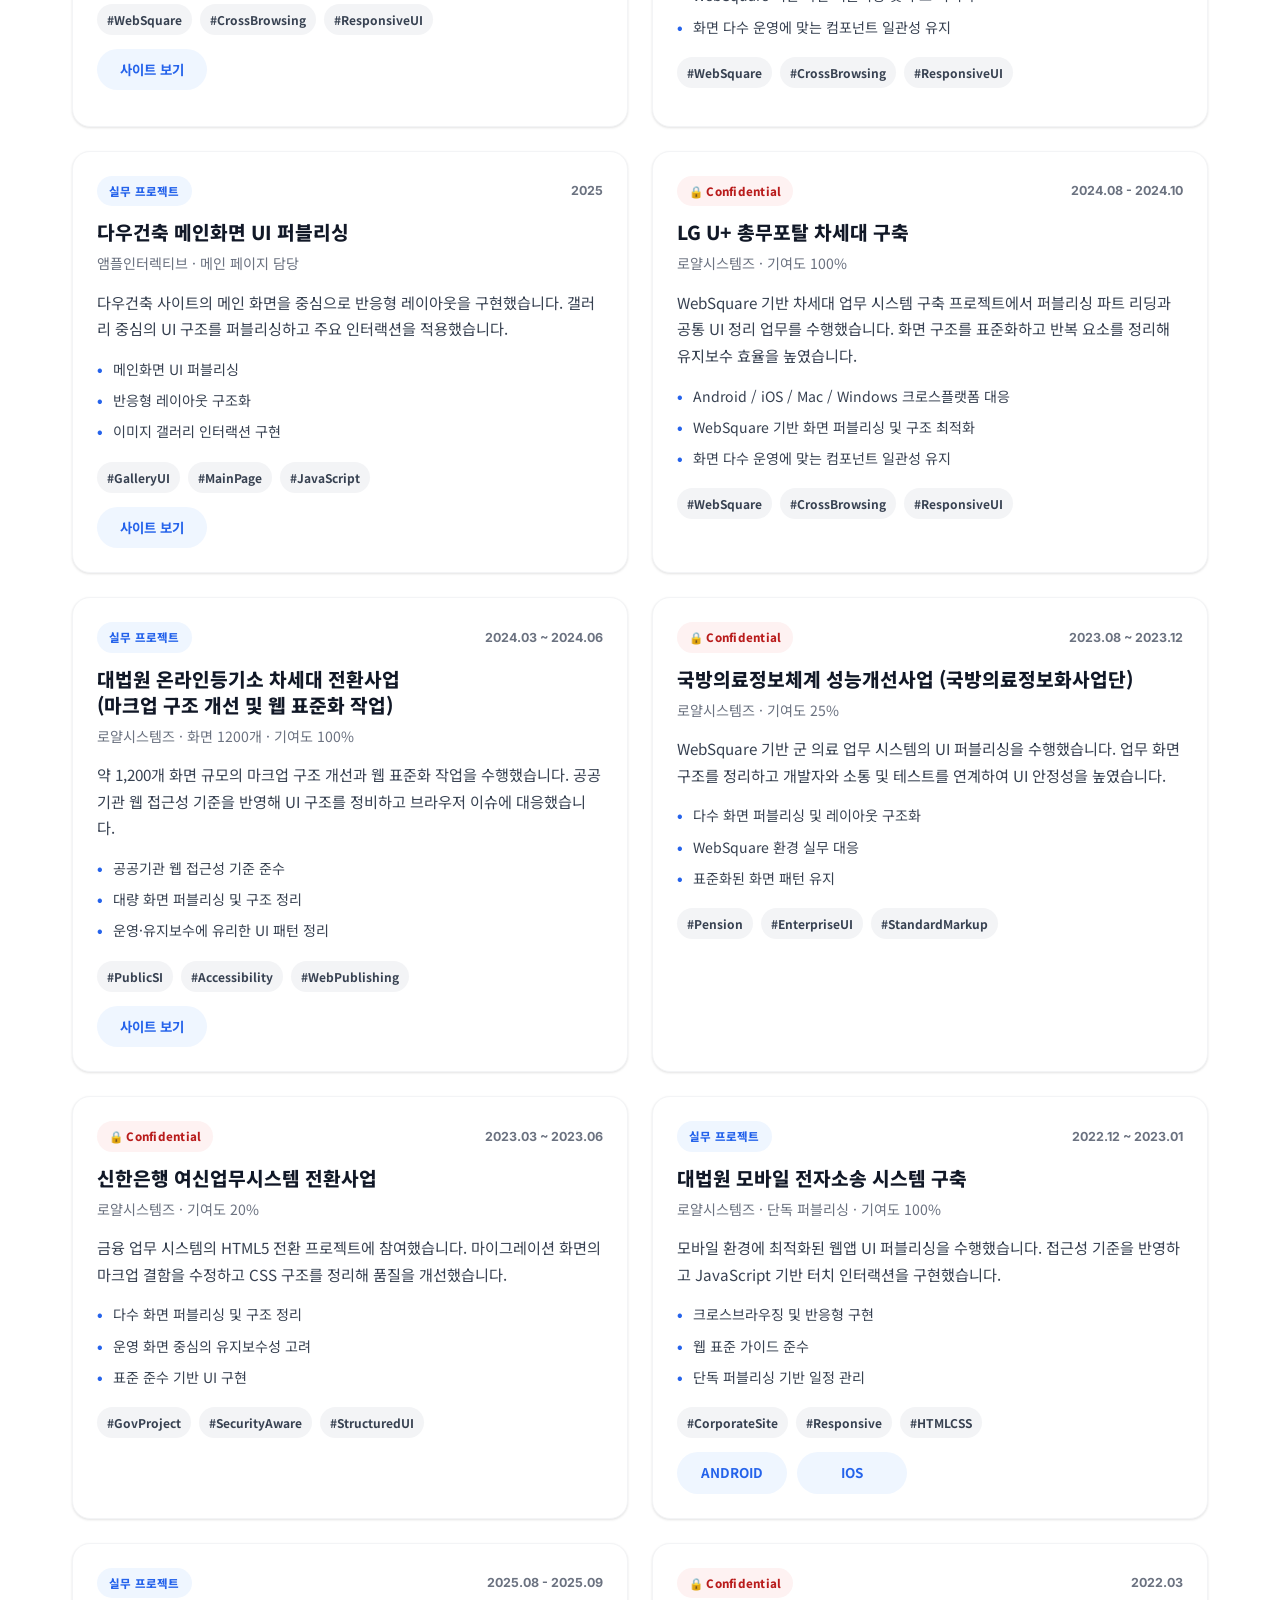
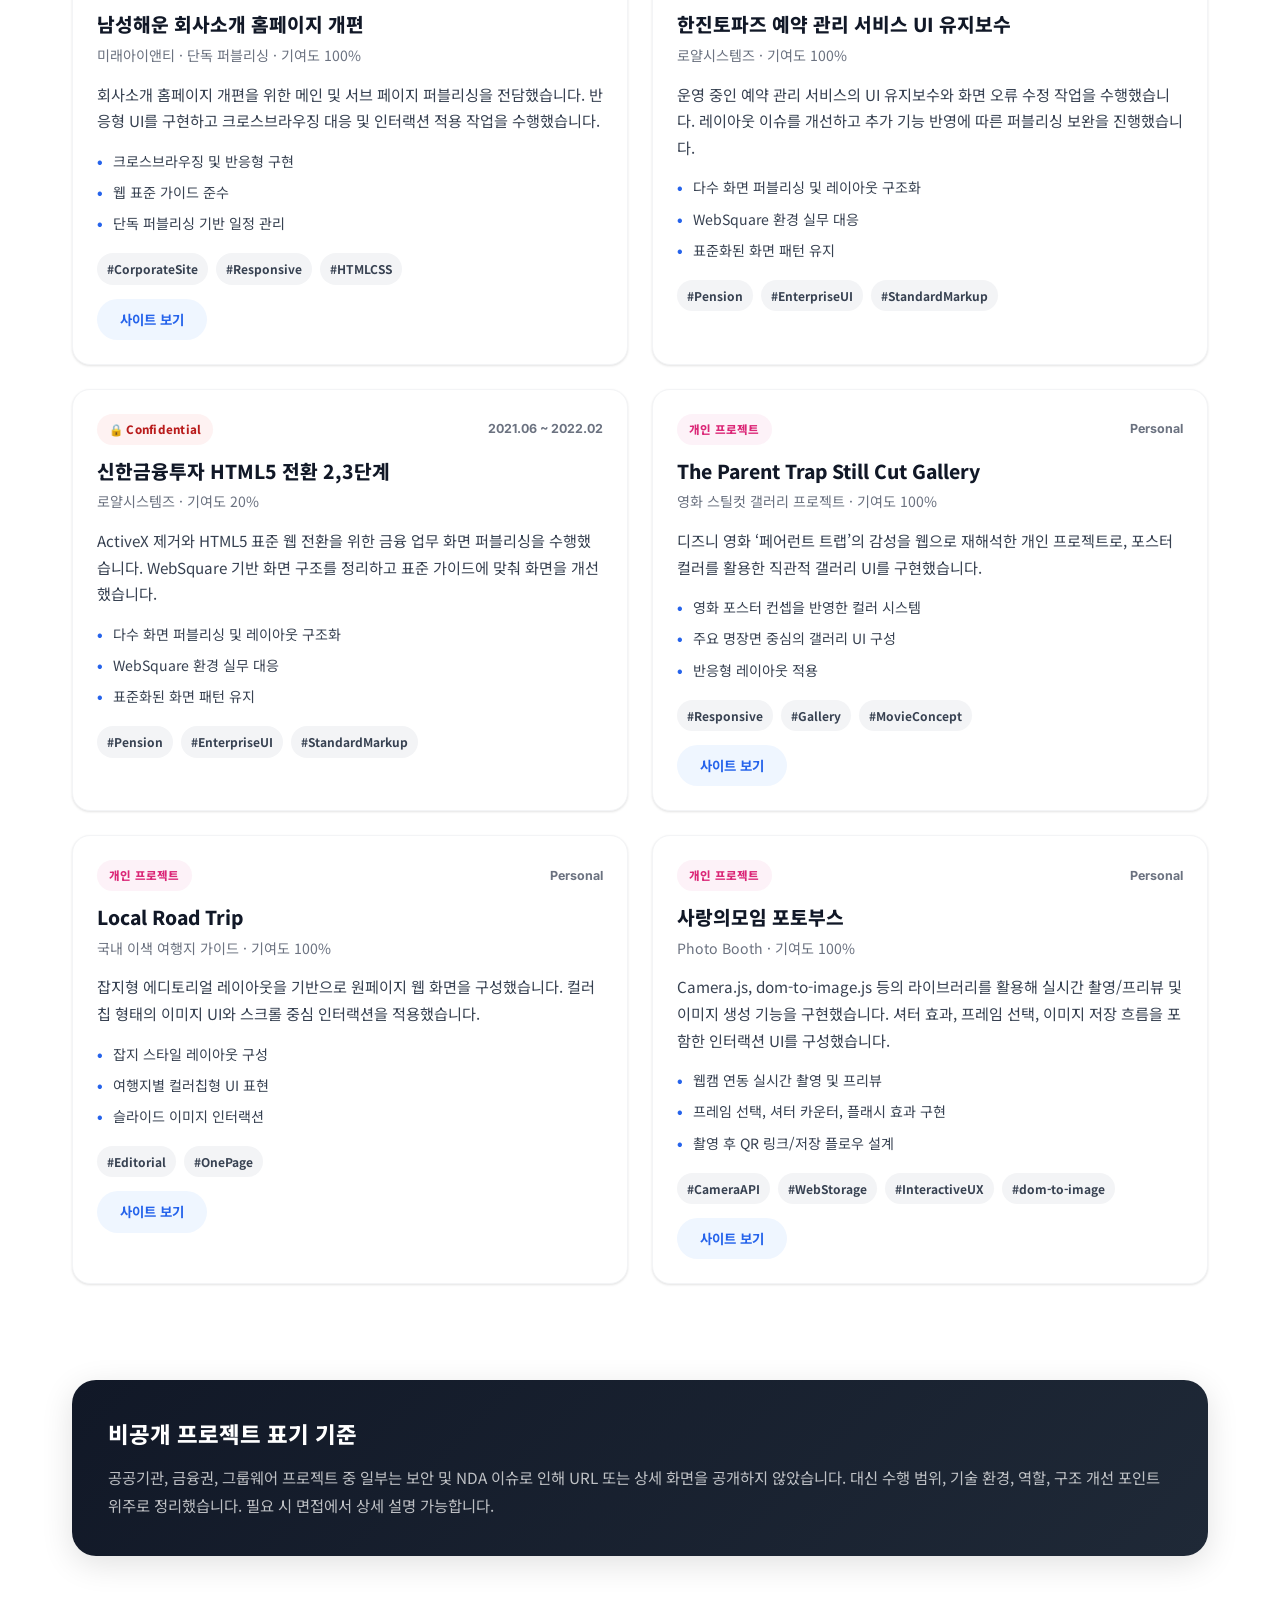
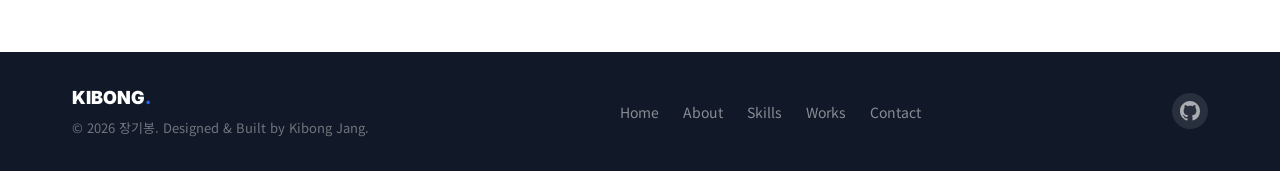
<file: works_backup.html>
<!doctype html>
<html lang="ko">
    <head>
        <meta charset="UTF-8" />
        <meta name="viewport" content="width=device-width, initial-scale=1.0" />
        <meta
            name="description"
            content="장기봉의 전체 프로젝트 포트폴리오 페이지입니다. 실무 프로젝트와 개인 프로젝트를 한눈에 확인할 수 있습니다." />
        <title>Projects | 장기봉 포트폴리오</title>

        <link rel="preconnect" href="https://fonts.googleapis.com" />
        <link rel="preconnect" href="https://fonts.gstatic.com" crossorigin />
        <link
            href="https://fonts.googleapis.com/css2?family=Noto+Sans+KR:wght@300;400;500;700;900&family=Inter:wght@400;600;700&display=swap"
            rel="stylesheet" />

        <link rel="stylesheet" href="style.css" />
    </head>
    <body>
        <header class="header" id="header" role="banner">
            <div class="container header__inner">
                <a href="index.html" class="header__logo" aria-label="메인으로 이동">
                    <span class="logo-text">
                        KIBONG
                        <span class="logo-dot">.</span>
                    </span>
                </a>

                <nav class="header__nav" aria-label="주 메뉴">
                    <ul class="nav-list" role="list">
                        <li><a href="index.html#home" class="nav-link">Home</a></li>
                        <li><a href="index.html#about" class="nav-link">About</a></li>
                        <li><a href="index.html#skills" class="nav-link">Skills</a></li>
                        <li><a href="works.html" class="nav-link active">Works</a></li>
                        <li>
                            <a href="index.html#contact" class="nav-link nav-link--cta">Contact</a>
                        </li>
                    </ul>
                </nav>

                <button
                    class="hamburger"
                    id="hamburger"
                    aria-label="메뉴 열기"
                    aria-expanded="false"
                    aria-controls="mobile-menu">
                    <span class="hamburger__line"></span>
                    <span class="hamburger__line"></span>
                    <span class="hamburger__line"></span>
                </button>
            </div>

            <nav class="mobile-menu" id="mobile-menu" aria-label="모바일 메뉴" aria-hidden="true">
                <ul class="mobile-nav-list" role="list">
                    <li><a href="index.html#home" class="mobile-nav-link">Home</a></li>
                    <li><a href="index.html#about" class="mobile-nav-link">About</a></li>
                    <li><a href="index.html#skills" class="mobile-nav-link">Skills</a></li>
                    <li><a href="works.html" class="mobile-nav-link">Works</a></li>
                    <li><a href="index.html#contact" class="mobile-nav-link">Contact</a></li>
                </ul>
            </nav>
        </header>

        <main id="main-content">
            <section class="works-hero" aria-labelledby="works-page-title">
                <div class="works-hero__bg" aria-hidden="true">
                    <div class="works-hero__blob works-hero__blob--1"></div>
                    <div class="works-hero__blob works-hero__blob--2"></div>
                </div>

                <div class="container works-hero__inner">
                    <div class="works-hero__content fade-up">
                        <span class="section-label">All Projects</span>
                        <h1 class="works-hero__title" id="works-page-title">
                            실무 경험과 개인 작업을<br />
                            프로젝트 단위로 정리했습니다.
                        </h1>
                        <p class="works-hero__desc">
                            공공·금융 SI, 그룹웨어 마이그레이션, 반응형 웹 구축, 개인 인터랙션
                            프로젝트까지<br />
                            장기봉의 실무 역량과 문제 해결 방식을 한 페이지에서 확인할 수 있습니다.
                        </p>

                        <div class="works-hero__meta hide" role="list" aria-label="프로젝트 통계">
                            <div class="works-hero__meta-item" role="listitem">
                                <strong>16+</strong>
                                <span>프로젝트</span>
                            </div>
                            <div class="works-hero__meta-item" role="listitem">
                                <strong>6년+</strong>
                                <span>실무 경력(디자인너 + 퍼블리셔)</span>
                            </div>
                        </div>
                    </div>
                </div>
            </section>

            <section class="project-archive" aria-labelledby="archive-title">
                <div class="container">
                    <div class="section-header fade-up">
                        <span class="section-label">Archive</span>
                        <h2 class="section-title" id="archive-title">전체 프로젝트 아카이브</h2>
                        <p class="section-desc">
                            실무 프로젝트 / 개인 프로젝트 / 비공개 프로젝트를 필터로 구분해서 볼 수
                            있습니다.
                        </p>
                    </div>

                    <div class="project-filter fade-up" role="tablist" aria-label="프로젝트 필터">
                        <button
                            class="project-filter__btn project-filter__btn--active"
                            type="button"
                            data-filter="all"
                            role="tab"
                            aria-selected="true">
                            <span>전체</span>
                            <span class="filter-count">(0)</span>
                        </button>
                        <button
                            class="project-filter__btn"
                            type="button"
                            data-filter="company"
                            role="tab"
                            aria-selected="false">
                            <span>실무 프로젝트</span>
                            <span class="filter-count">(0)</span>
                        </button>
                        <button
                            class="project-filter__btn"
                            type="button"
                            data-filter="personal"
                            role="tab"
                            aria-selected="false">
                            <span>개인 프로젝트</span>
                            <span class="filter-count">(0)</span>
                        </button>
                        <button
                            class="project-filter__btn"
                            type="button"
                            data-filter="confidential"
                            role="tab"
                            aria-selected="false">
                            <span>비공개 프로젝트</span>
                            <span class="filter-count">(0)</span>
                        </button>
                    </div>

                    <div class="project-list">
                        <article
                            class="project-card fade-up"
                            data-category="company confidential"
                            aria-labelledby="project-1-title">
                            <div class="project-card__top">
                                <span class="project-badge project-badge--confidential"
                                    >🔒 Confidential</span
                                >
                                <span class="project-period">2025.10 - 2026.02</span>
                            </div>
                            <h3 class="project-card__title" id="project-1-title">
                                한국앤컴퍼니 그룹웨어(ARENA) 차세대 전환
                            </h3>
                            <p class="project-card__subtitle">위플즈 프리랜서 · 기여도 40%</p>
                            <p class="project-card__desc">
                                가온아이 기반 차세대 시스템으로의 전환을 위해 기존 레거시 화면의
                                마크업을 분석하고 재구성했습니다. 신규 기능 추가에 따른 UI 확장과
                                마크업 최적화 작업을 수행했습니다.
                            </p>
                            <ul class="project-card__list" role="list">
                                <li>기존 화면 구조 분석 후 신규 구조에 맞게 마크업 재구성</li>
                                <li>신규 기능 추가에 따른 UI 구현 및 화면 확장 대응</li>
                                <li>UI 구조 정리를 통한 화면 일관성 및 유지보수성 향상</li>
                            </ul>
                            <div class="project-card__tags">
                                <span>#Groupware</span>
                                <span>#Migration</span>
                                <span>#UIRefactoring</span>
                            </div>
                        </article>

                        <article
                            class="project-card fade-up"
                            data-category="company"
                            aria-labelledby="project-2-title">
                            <div class="project-card__top">
                                <span class="project-badge project-badge--company"
                                    >실무 프로젝트</span
                                >
                                <span class="project-period">2025.07 ~2025.08</span>
                            </div>
                            <h3 class="project-card__title" id="project-2-title">
                                힘펠 홈페이지 개편(영문화, UI 개선 및 QA 대응)
                            </h3>
                            <p class="project-card__subtitle">
                                앰플인터랙티브 프리랜서 · 기여도 50%
                            </p>
                            <p class="project-card__desc">
                                글로벌 홈페이지 개편에 따라 영문 버전 UI를 적용하고 반응형
                                퍼블리싱을 수행했습니다. QA 피드백을 반영해 화면 수정과 인터랙션
                                보완 작업을 진행했습니다.
                            </p>
                            <ul class="project-card__list" role="list">
                                <li>영문화 UI 및 기능 구현</li>
                                <li>QA 피드백 기반 화면 수정</li>
                            </ul>
                            <div class="project-card__tags">
                                <span>#GlobalSite</span>
                            </div>
                            <div class="project-card__links project-card__links--double">
                                <a
                                    href="https://himpel.com/kr"
                                    target="_blank"
                                    rel="noopener noreferrer"
                                    >사이트 보기(KR)</a
                                >
                                <a
                                    href="https://himpel.com/eng"
                                    target="_blank"
                                    rel="noopener noreferrer"
                                    >사이트 보기(ENG)</a
                                >
                            </div>
                        </article>

                        <article
                            class="project-card fade-up"
                            data-category="company"
                            aria-labelledby="project-3-title">
                            <div class="project-card__top">
                                <span class="project-badge project-badge--company"
                                    >실무 프로젝트</span
                                >
                                <span class="project-period">2025.07 - 2024.10</span>
                            </div>
                            <h3 class="project-card__title" id="project-3-title">
                                삼성생명 노블라이프 홈페이지 구축 (QA 대응)
                            </h3>
                            <p class="project-card__subtitle">
                                앰플인터랙티브 프리랜서 · 기여도 50%
                            </p>
                            <p class="project-card__desc">
                                홈페이지 구축 과정에서 QA 대응과 UI 안정화 작업을 수행했습니다. 기존
                                퍼블리싱 구조를 점검하고 화면 수정 및 디버깅을 통해 운영 안정성을
                                높였습니다.
                            </p>
                            <ul class="project-card__list" role="list">
                                <li>Android / iOS / Mac / Windows 크로스플랫폼 대응</li>
                                <li>WebSquare 기반 화면 퍼블리싱 및 구조 최적화</li>
                                <li>화면 다수 운영에 맞는 컴포넌트 일관성 유지</li>
                            </ul>
                            <div class="project-card__tags">
                                <span>#WebSquare</span>
                                <span>#CrossBrowsing</span>
                                <span>#ResponsiveUI</span>
                            </div>
                            <div class="project-card__links">
                                <a
                                    href="https://samsungnoblelife.com/"
                                    target="_blank"
                                    rel="noopener noreferrer"
                                    >사이트 보기</a
                                >
                            </div>
                        </article>

                        <article
                            class="project-card fade-up"
                            data-category="company"
                            aria-labelledby="project-4-title">
                            <div class="project-card__top">
                                <span class="project-badge project-badge--company"
                                    >실무 프로젝트</span
                                >
                                <span class="project-period">2025.07 - 2024.10</span>
                            </div>
                            <h3 class="project-card__title" id="project-4-title">
                                삼성 갤럭시 팁스 신규 페이지 구축 및 인터랙션 개선
                            </h3>
                            <p class="project-card__subtitle">
                                앰플인터랙티브 프리랜서 · 기여도 70%
                            </p>
                            <p class="project-card__desc">
                                갤럭시 팁스 신규 콘텐츠 페이지 퍼블리싱을 수행했습니다. JavaScript
                                기반 인터랙션을 구현하고 기존 동작을 개선해 화면 완성도와 사용성을
                                높였습니다. (Galaxy_tips_25fe,Galaxy Z Trifold, Galaxy Tab S11 Ultra
                                Galaxy S25 UGC, Galaxy S25 Ultra Vol.1/Vol.2 등)
                            </p>
                            <ul class="project-card__list" role="list">
                                <li>Android / iOS / Mac / Windows 크로스플랫폼 대응</li>
                                <li>WebSquare 기반 화면 퍼블리싱 및 구조 최적화</li>
                                <li>화면 다수 운영에 맞는 컴포넌트 일관성 유지</li>
                            </ul>
                            <div class="project-card__tags">
                                <span>#WebSquare</span>
                                <span>#CrossBrowsing</span>
                                <span>#ResponsiveUI</span>
                            </div>
                        </article>

                        <article
                            class="project-card fade-up"
                            data-category="company"
                            aria-labelledby="project-5-title">
                            <div class="project-card__top">
                                <span class="project-badge project-badge--company"
                                    >실무 프로젝트</span
                                >
                                <span class="project-period">2025</span>
                            </div>
                            <h3 class="project-card__title" id="project-5-title">
                                다우건축 메인화면 UI 퍼블리싱
                            </h3>
                            <p class="project-card__subtitle">앰플인터렉티브 · 메인 페이지 담당</p>
                            <p class="project-card__desc">
                                다우건축 사이트의 메인 화면을 중심으로 반응형 레이아웃을
                                구현했습니다. 갤러리 중심의 UI 구조를 퍼블리싱하고 주요 인터랙션을
                                적용했습니다.
                            </p>
                            <ul class="project-card__list" role="list">
                                <li>메인화면 UI 퍼블리싱</li>
                                <li>반응형 레이아웃 구조화</li>
                                <li>이미지 갤러리 인터랙션 구현</li>
                            </ul>
                            <div class="project-card__tags">
                                <span>#GalleryUI</span>
                                <span>#MainPage</span>
                                <span>#JavaScript</span>
                            </div>
                            <div class="project-card__links">
                                <a
                                    href="http://www.daugroup.com"
                                    target="_blank"
                                    rel="noopener noreferrer"
                                    >사이트 보기</a
                                >
                            </div>
                        </article>

                        <article
                            class="project-card fade-up"
                            data-category="company confidential"
                            aria-labelledby="project-6-title">
                            <div class="project-card__top">
                                <span class="project-badge project-badge--confidential"
                                    >🔒 Confidential</span
                                >
                                <span class="project-period">2024.08 - 2024.10</span>
                            </div>
                            <h3 class="project-card__title" id="project-6-title">
                                LG U+ 총무포탈 차세대 구축
                            </h3>
                            <p class="project-card__subtitle">로얄시스템즈 · 기여도 100%</p>
                            <p class="project-card__desc">
                                WebSquare 기반 차세대 업무 시스템 구축 프로젝트에서 퍼블리싱 파트
                                리딩과 공통 UI 정리 업무를 수행했습니다. 화면 구조를 표준화하고 반복
                                요소를 정리해 유지보수 효율을 높였습니다.
                            </p>
                            <ul class="project-card__list" role="list">
                                <li>Android / iOS / Mac / Windows 크로스플랫폼 대응</li>
                                <li>WebSquare 기반 화면 퍼블리싱 및 구조 최적화</li>
                                <li>화면 다수 운영에 맞는 컴포넌트 일관성 유지</li>
                            </ul>
                            <div class="project-card__tags">
                                <span>#WebSquare</span>
                                <span>#CrossBrowsing</span>
                                <span>#ResponsiveUI</span>
                            </div>
                        </article>

                        <article
                            class="project-card fade-up"
                            data-category="company"
                            aria-labelledby="project-7-title">
                            <div class="project-card__top">
                                <span class="project-badge project-badge--company"
                                    >실무 프로젝트</span
                                >
                                <span class="project-period">2024.03 ~ 2024.06</span>
                            </div>
                            <h3 class="project-card__title" id="project-7-title">
                                대법원 온라인등기소 차세대 전환사업 <br />(마크업 구조 개선 및 웹
                                표준화 작업)
                            </h3>
                            <p class="project-card__subtitle">
                                로얄시스템즈 · 화면 1200개 · 기여도 100%
                            </p>
                            <p class="project-card__desc">
                                약 1,200개 화면 규모의 마크업 구조 개선과 웹 표준화 작업을
                                수행했습니다. 공공기관 웹 접근성 기준을 반영해 UI 구조를 정비하고
                                브라우저 이슈에 대응했습니다.
                                <!-- - 약 1,200페이지 규모의 화면 마크업
                                구조 개선 및 웹 표준화 작업 수행(약 1,200 본 검수 및 수정) -
                                공공기관 웹 접근성 기준에 맞춘 마크업 구조 개선 및 검수 - Legacy
                                시스템 마크업 오류 수정 및 WebSquare 환경에 맞는 구조 최적화 -
                                다양한 OS 및 브라우저 환경에서 발생하는 UI 이슈 대응 - 대규모 화면
                                구조 정리를 통해 UI 일관성 및 유지보수성 향상 -->
                            </p>
                            <ul class="project-card__list" role="list">
                                <li>공공기관 웹 접근성 기준 준수</li>
                                <li>대량 화면 퍼블리싱 및 구조 정리</li>
                                <li>운영·유지보수에 유리한 UI 패턴 정리</li>
                            </ul>
                            <div class="project-card__tags">
                                <span>#PublicSI</span>
                                <span>#Accessibility</span>
                                <span>#WebPublishing</span>
                            </div>

                            <div class="project-card__links">
                                <a
                                    href="https://www.iros.go.kr/index.jsp"
                                    target="_blank"
                                    rel="noopener noreferrer"
                                    >사이트 보기</a
                                >
                            </div>
                        </article>

                        <article
                            class="project-card fade-up"
                            data-category="company confidential"
                            aria-labelledby="project-8-title">
                            <div class="project-card__top">
                                <span class="project-badge project-badge--confidential"
                                    >🔒 Confidential</span
                                >
                                <span class="project-period">2023.08 ~ 2023.12</span>
                            </div>
                            <h3 class="project-card__title" id="project-8-title">
                                국방의료정보체계 성능개선사업 (국방의료정보화사업단)
                            </h3>
                            <p class="project-card__subtitle">로얄시스템즈 · 기여도 25%</p>
                            <p class="project-card__desc">
                                WebSquare 기반 군 의료 업무 시스템의 UI 퍼블리싱을 수행했습니다.
                                업무 화면 구조를 정리하고 개발자와 소통 및 테스트를 연계하여 UI
                                안정성을 높였습니다.
                                <!-- - WebSquare 기반 군 의료 업무 시스템 UI
                                퍼블리싱 수행 (약 200본 담당) - 업무 특성에 맞는 화면 구조 설계 및
                                UI 구현 - 개발자 연동 및 기능 테스트 대응을 통한 UI 안정화 - 담당
                                화면 UI 구조 정리를 통해 화면 일관성 및 유지보수성 향상 -->
                            </p>
                            <ul class="project-card__list" role="list">
                                <li>다수 화면 퍼블리싱 및 레이아웃 구조화</li>
                                <li>WebSquare 환경 실무 대응</li>
                                <li>표준화된 화면 패턴 유지</li>
                            </ul>
                            <div class="project-card__tags">
                                <span>#Pension</span>
                                <span>#EnterpriseUI</span>
                                <span>#StandardMarkup</span>
                            </div>
                        </article>

                        <article
                            class="project-card fade-up"
                            data-category="company confidential"
                            aria-labelledby="project-9-title">
                            <div class="project-card__top">
                                <span class="project-badge project-badge--confidential"
                                    >🔒 Confidential</span
                                >
                                <span class="project-period">2023.03 ~ 2023.06</span>
                            </div>
                            <h3 class="project-card__title" id="project-9-title">
                                신한은행 여신업무시스템 전환사업
                            </h3>
                            <p class="project-card__subtitle">로얄시스템즈 · 기여도 20%</p>
                            <p class="project-card__desc">
                                금융 업무 시스템의 HTML5 전환 프로젝트에 참여했습니다. 마이그레이션
                                화면의 마크업 결함을 수정하고 CSS 구조를 정리해 품질을 개선했습니다.
                                <!-- - 웹스퀘어 기반 HTML5 전환 프로젝트 - 마크업 구조 개선: 개발
                                산출물(AS-IS 마이그레이션 화면)에 대한 마크업 구조 결함 수정 및
                                css최적화 (약 500 본 담당) - 대규모 팀 협업: 10명 규모의 퍼블리싱
                                팀에서 공통 UI 가이드 준수 및 품질 관리 협업 -->
                            </p>
                            <ul class="project-card__list" role="list">
                                <li>다수 화면 퍼블리싱 및 구조 정리</li>
                                <li>운영 화면 중심의 유지보수성 고려</li>
                                <li>표준 준수 기반 UI 구현</li>
                            </ul>
                            <div class="project-card__tags">
                                <span>#GovProject</span>
                                <span>#SecurityAware</span>
                                <span>#StructuredUI</span>
                            </div>
                        </article>

                        <article
                            class="project-card fade-up"
                            data-category="company"
                            aria-labelledby="project-10-title">
                            <div class="project-card__top">
                                <span class="project-badge project-badge--company"
                                    >실무 프로젝트</span
                                >
                                <span class="project-period">2022.12 ~ 2023.01</span>
                            </div>
                            <h3 class="project-card__title" id="project-10-title">
                                대법원 모바일 전자소송 시스템 구축
                            </h3>
                            <p class="project-card__subtitle">
                                로얄시스템즈 · 단독 퍼블리싱 · 기여도 100%
                            </p>
                            <p class="project-card__desc">
                                모바일 환경에 최적화된 웹앱 UI 퍼블리싱을 수행했습니다. 접근성
                                기준을 반영하고 JavaScript 기반 터치 인터랙션을 구현했습니다.
                                <!-- - 기업 홈페이지 전담 퍼블리싱: 메인 및 서브 페이지 UI 퍼블리싱 전체
                                담당 - 반응형 웹 구현: 데스크탑, 태블릿, 모바일을 아우르는
                                적응형/반응형 UI 구조 설계 및 개발 - 크로스 브라우징: IE, Chrome,
                                Safari 등 주요 브라우저 호환성 확보 및 UI 버그 수정 - UI 인터랙션
                                개발: 슬라이드, 메뉴 애니메이션 등 사용자 편의성을 높이는 동적 기능
                                구현 -->
                            </p>
                            <ul class="project-card__list" role="list">
                                <li>크로스브라우징 및 반응형 구현</li>
                                <li>웹 표준 가이드 준수</li>
                                <li>단독 퍼블리싱 기반 일정 관리</li>
                            </ul>
                            <div class="project-card__tags">
                                <span>#CorporateSite</span>
                                <span>#Responsive</span>
                                <span>#HTMLCSS</span>
                            </div>
                            <div class="project-card__links">
                                <a
                                    href="https://play.google.com/store/apps/details?id=go.scourt.mcs"
                                    target="_blank"
                                    rel="noopener noreferrer"
                                    >ANDROID</a
                                >
                                <a
                                    href="https://apps.apple.com/kr/app/%EC%A0%84%EC%9E%90%EC%86%8C%EC%86%A1%ED%8F%AC%ED%84%B8/id666427750"
                                    target="_blank"
                                    rel="noopener noreferrer"
                                    >IOS</a
                                >
                            </div>
                        </article>

                        <article
                            class="project-card fade-up"
                            data-category="company"
                            aria-labelledby="project-11-title">
                            <div class="project-card__top">
                                <span class="project-badge project-badge--company"
                                    >실무 프로젝트</span
                                >
                                <span class="project-period">2025.08 - 2025.09</span>
                            </div>
                            <h3 class="project-card__title" id="project-11-title">
                                남성해운 회사소개 홈페이지 개편
                            </h3>
                            <p class="project-card__subtitle">
                                미래아이앤티 · 단독 퍼블리싱 · 기여도 100%
                            </p>
                            <p class="project-card__desc">
                                회사소개 홈페이지 개편을 위한 메인 및 서브 페이지 퍼블리싱을
                                전담했습니다. 반응형 UI를 구현하고 크로스브라우징 대응 및 인터랙션
                                적용 작업을 수행했습니다.
                                <!-- 회사소개 홈페이지 개편 프로젝트로 반응형 구현과 웹 표준 준수에
                                중점을 두고 단독 퍼블리싱을 수행했습니다. -->
                            </p>
                            <ul class="project-card__list" role="list">
                                <li>크로스브라우징 및 반응형 구현</li>
                                <li>웹 표준 가이드 준수</li>
                                <li>단독 퍼블리싱 기반 일정 관리</li>
                            </ul>
                            <div class="project-card__tags">
                                <span>#CorporateSite</span>
                                <span>#Responsive</span>
                                <span>#HTMLCSS</span>
                            </div>
                            <div class="project-card__links">
                                <a
                                    href="https://www.namsung.co.kr"
                                    target="_blank"
                                    rel="noopener noreferrer"
                                    >사이트 보기</a
                                >
                            </div>
                        </article>

                        <article
                            class="project-card fade-up"
                            data-category="company confidential"
                            aria-labelledby="project-12-title">
                            <div class="project-card__top">
                                <span class="project-badge project-badge--confidential"
                                    >🔒 Confidential</span
                                >
                                <span class="project-period">2022.03 </span>
                            </div>
                            <h3 class="project-card__title" id="project-12-title">
                                한진토파즈 예약 관리 서비스 UI 유지보수
                            </h3>
                            <p class="project-card__subtitle">로얄시스템즈 · 기여도 100%</p>
                            <p class="project-card__desc">
                                운영 중인 예약 관리 서비스의 UI 유지보수와 화면 오류 수정 작업을
                                수행했습니다. 레이아웃 이슈를 개선하고 추가 기능 반영에 따른
                                퍼블리싱 보완을 진행했습니다.

                                <!-- - UI 유지보수 및 안정화: 운영 중인 서비스의 UI 오류 수정 및 화면
                                틀어짐 현상 개선 - 추가 개발 지원: 미완성 UI 영역에 대한 퍼블리싱
                                추가 작업 및 기능 보완 -->
                            </p>
                            <ul class="project-card__list" role="list">
                                <li>다수 화면 퍼블리싱 및 레이아웃 구조화</li>
                                <li>WebSquare 환경 실무 대응</li>
                                <li>표준화된 화면 패턴 유지</li>
                            </ul>
                            <div class="project-card__tags">
                                <span>#Pension</span>
                                <span>#EnterpriseUI</span>
                                <span>#StandardMarkup</span>
                            </div>
                        </article>

                        <article
                            class="project-card fade-up"
                            data-category="company confidential"
                            aria-labelledby="project-13-title">
                            <div class="project-card__top">
                                <span class="project-badge project-badge--confidential"
                                    >🔒 Confidential</span
                                >
                                <span class="project-period">2021.06 ~ 2022.02 </span>
                            </div>
                            <h3 class="project-card__title" id="project-13-title">
                                신한금융투자 HTML5 전환 2,3단계
                            </h3>
                            <p class="project-card__subtitle">로얄시스템즈 · 기여도 20%</p>
                            <p class="project-card__desc">
                                ActiveX 제거와 HTML5 표준 웹 전환을 위한 금융 업무 화면 퍼블리싱을
                                수행했습니다. WebSquare 기반 화면 구조를 정리하고 표준 가이드에 맞춰
                                화면을 개선했습니다.
                                <!-- 
                                대규모 금융 차세대 프로젝트: ActiveX 제거 및 HTML5 표준 웹 전환
                                프로젝트 참여 화면 퍼블리싱: 웹스퀘어 솔루션을 활용한 금융 업무 화면
                                약 200본 담당 품질 향상: 12명 규모의 팀 내에서 표준 가이드를
                                준수하며 시스템 안정성 확보에 기여 -->
                            </p>
                            <ul class="project-card__list" role="list">
                                <li>다수 화면 퍼블리싱 및 레이아웃 구조화</li>
                                <li>WebSquare 환경 실무 대응</li>
                                <li>표준화된 화면 패턴 유지</li>
                            </ul>
                            <div class="project-card__tags">
                                <span>#Pension</span>
                                <span>#EnterpriseUI</span>
                                <span>#StandardMarkup</span>
                            </div>
                        </article>

                        <article
                            class="project-card fade-up"
                            data-category="personal"
                            aria-labelledby="project-14-title">
                            <div class="project-card__top">
                                <span class="project-badge project-badge--personal"
                                    >개인 프로젝트</span
                                >
                                <span class="project-period">Personal</span>
                            </div>
                            <h3 class="project-card__title" id="project-14-title">
                                The Parent Trap Still Cut Gallery
                            </h3>
                            <p class="project-card__subtitle">
                                영화 스틸컷 갤러리 프로젝트 · 기여도 100%
                            </p>
                            <p class="project-card__desc">
                                <!-- 영화 포스터의 컬러 시스템을 반영한 갤러리형 UI를 구현했습니다. 주요
                                장면 중심의 레이아웃과 반응형 구조를 적용해 화면을 구성했습니다. -->

                                디즈니 영화 ‘페어런트 트랩’의 감성을 웹으로 재해석한 개인
                                프로젝트로, 포스터 컬러를 활용한 직관적 갤러리 UI를 구현했습니다.
                            </p>
                            <ul class="project-card__list" role="list">
                                <li>영화 포스터 컨셉을 반영한 컬러 시스템</li>
                                <li>주요 명장면 중심의 갤러리 UI 구성</li>
                                <li>반응형 레이아웃 적용</li>
                            </ul>
                            <div class="project-card__tags">
                                <span>#Responsive</span>
                                <span>#Gallery</span>
                                <span>#MovieConcept</span>
                            </div>
                            <div class="project-card__links">
                                <a
                                    href="https://jangkibong.github.io/theparenttrapstill/"
                                    target="_blank"
                                    rel="noopener noreferrer"
                                    >사이트 보기</a
                                >
                            </div>
                        </article>

                        <article
                            class="project-card fade-up"
                            data-category="personal"
                            aria-labelledby="project-15-title">
                            <div class="project-card__top">
                                <span class="project-badge project-badge--personal"
                                    >개인 프로젝트</span
                                >
                                <span class="project-period">Personal</span>
                            </div>
                            <h3 class="project-card__title" id="project-15-title">
                                Local Road Trip
                            </h3>
                            <p class="project-card__subtitle">
                                국내 이색 여행지 가이드 · 기여도 100%
                            </p>
                            <p class="project-card__desc">
                                잡지형 에디토리얼 레이아웃을 기반으로 원페이지 웹 화면을
                                구성했습니다. 컬러칩 형태의 이미지 UI와 스크롤 중심 인터랙션을
                                적용했습니다.

                                <!-- 여행 매거진 스타일을 모티브로 한 에디토리얼 웹 프로젝트로, 컬러칩형
                                이미지 UI와 원페이지 스크롤 경험을 설계했습니다. -->
                            </p>
                            <ul class="project-card__list" role="list">
                                <li>잡지 스타일 레이아웃 구성</li>
                                <li>여행지별 컬러칩형 UI 표현</li>
                                <li>슬라이드 이미지 인터랙션</li>
                            </ul>
                            <div class="project-card__tags">
                                <span>#Editorial</span>
                                <span>#OnePage</span>
                            </div>
                            <div class="project-card__links">
                                <a
                                    href="https://jangkibong.github.io/willytrip/"
                                    target="_blank"
                                    rel="noopener noreferrer"
                                    >사이트 보기</a
                                >
                            </div>
                        </article>

                        <article
                            class="project-card fade-up"
                            data-category="personal"
                            aria-labelledby="project-16-title">
                            <div class="project-card__top">
                                <span class="project-badge project-badge--personal"
                                    >개인 프로젝트</span
                                >
                                <span class="project-period">Personal</span>
                            </div>
                            <h3 class="project-card__title" id="project-16-title">
                                사랑의모임 포토부스
                            </h3>
                            <p class="project-card__subtitle">Photo Booth · 기여도 100%</p>
                            <p class="project-card__desc">
                                Camera.js, dom-to-image.js 등의 라이브러리를 활용해 실시간
                                촬영/프리뷰 및 이미지 생성 기능을 구현했습니다. 셔터 효과, 프레임
                                선택, 이미지 저장 흐름을 포함한 인터랙션 UI를 구성했습니다.

                                <!-- 행사형 포토부스를 웹상에 구현한 인터랙션 프로젝트로, 실제 촬영
                                경험과 유사한 UX를 목표로 설계했습니다. -->
                            </p>
                            <ul class="project-card__list" role="list">
                                <li>웹캠 연동 실시간 촬영 및 프리뷰</li>
                                <li>프레임 선택, 셔터 카운터, 플래시 효과 구현</li>
                                <li>촬영 후 QR 링크/저장 플로우 설계</li>
                            </ul>
                            <div class="project-card__tags">
                                <span>#CameraAPI</span>
                                <span>#WebStorage</span>
                                <span>#InteractiveUX</span>
                                <span>#dom-to-image</span>
                            </div>
                            <div class="project-card__links">
                                <a
                                    href="https://jangkibong.github.io/love_gathering_photo/"
                                    target="_blank"
                                    rel="noopener noreferrer"
                                    >사이트 보기</a
                                >
                            </div>
                        </article>
                    </div>
                </div>
            </section>

            <section class="archive-note">
                <div class="container">
                    <div class="archive-note__box fade-up">
                        <h2>비공개 프로젝트 표기 기준</h2>
                        <p>
                            공공기관, 금융권, 그룹웨어 프로젝트 중 일부는 보안 및 NDA 이슈로 인해
                            URL 또는 상세 화면을 공개하지 않았습니다. 대신 수행 범위, 기술 환경,
                            역할, 구조 개선 포인트 위주로 정리했습니다. 필요 시 면접에서 상세 설명
                            가능합니다.
                        </p>
                    </div>
                </div>
            </section>
        </main>

        <!-- =============================
            FOOTER
        ============================= -->
        <footer class="footer" role="contentinfo">
            <div class="container footer__inner">
                <div class="footer__left">
                    <a href="#home" class="footer__logo" aria-label="메인으로 이동">
                        KIBONG<span class="logo-dot">.</span>
                    </a>
                    <p class="footer__copy">© 2026 장기봉. Designed &amp; Built by Kibong Jang.</p>
                </div>
                <nav class="footer__nav" aria-label="푸터 메뉴">
                    <ul role="list">
                        <li><a href="#home">Home</a></li>
                        <li><a href="#about">About</a></li>
                        <li><a href="#skills">Skills</a></li>
                        <li><a href="#works">Works</a></li>
                        <li><a href="#contact">Contact</a></li>
                    </ul>
                </nav>
                <div class="footer__social">
                    <a
                        href="https://github.com/jangkibong"
                        target="_blank"
                        rel="noopener noreferrer"
                        class="social-link"
                        aria-label="GitHub 프로필">
                        <svg
                            width="20"
                            height="20"
                            viewBox="0 0 24 24"
                            fill="currentColor"
                            aria-hidden="true">
                            <path
                                d="M12 0C5.37 0 0 5.37 0 12c0 5.31 3.435 9.795 8.205 11.385.6.105.825-.255.825-.57 0-.285-.015-1.23-.015-2.235-3.015.555-3.795-.735-4.035-1.41-.135-.345-.72-1.41-1.23-1.695-.42-.225-1.02-.78-.015-.795.945-.015 1.62.87 1.845 1.23 1.08 1.815 2.805 1.305 3.495.99.105-.78.42-1.305.765-1.605-2.67-.3-5.46-1.335-5.46-5.925 0-1.305.465-2.385 1.23-3.225-.12-.3-.54-1.53.12-3.18 0 0 1.005-.315 3.3 1.23.96-.27 1.98-.405 3-.405s2.04.135 3 .405c2.295-1.56 3.3-1.23 3.3-1.23.66 1.65.24 2.88.12 3.18.765.84 1.23 1.905 1.23 3.225 0 4.605-2.805 5.625-5.475 5.925.435.375.81 1.095.81 2.22 0 1.605-.015 2.895-.015 3.3 0 .315.225.69.825.57A12.02 12.02 0 0024 12c0-6.63-5.37-12-12-12z" />
                        </svg>
                        <span class="sr-only">장기봉 GitHub</span>
                    </a>
                </div>
            </div>
        </footer>

        <button class="scroll-top" id="scrollTop" aria-label="맨 위로 이동" hidden>
            <svg
                width="20"
                height="20"
                viewBox="0 0 24 24"
                fill="none"
                stroke="currentColor"
                stroke-width="2.5"
                aria-hidden="true">
                <path d="M18 15l-6-6-6 6" />
            </svg>
        </button>

        <script src="script.js"></script>
    </body>
</html>
</file>
<file: style.css>
/* =============================================
   장기봉 포트폴리오 - style.css
   =============================================
   목차
   01. CSS 변수 & 리셋
   02. 공통 유틸리티
   03. 헤더 / 네비게이션
   04. 히어로 섹션
   05. About 섹션
   06. Skills 섹션
   07. Works Preview 섹션
   08. Contact CTA 섹션
   09. 푸터
   10. 애니메이션
   11. 반응형 (미디어 쿼리)
============================================= */

/* =============================================
   01. CSS 변수 & 리셋
============================================= */
:root {
    /* 컬러 */
    --color-primary: #2563eb;
    --color-primary-dark: #1d4ed8;
    --color-primary-light: #eff6ff;
    --color-dark: #111827;
    --color-gray-900: #1f2937;
    --color-gray-700: #374151;
    --color-gray-500: #6b7280;
    --color-gray-300: #d1d5db;
    --color-gray-100: #f3f4f6;
    --color-white: #ffffff;

    /* 포인트 컬러 */
    --color-green: #059669;
    --color-pink: #db2777;
    --color-orange: #d97706;

    /* 폰트 */
    --font-ko: "Noto Sans KR", sans-serif;
    --font-en: "Inter", sans-serif;

    /* 크기 */
    --container-max: 1200px;
    --container-pad: clamp(1rem, 4vw, 2rem);
    --header-h: 72px;

    /* 반경 */
    --radius-sm: 8px;
    --radius-md: 12px;
    --radius-lg: 20px;
    --radius-full: 9999px;

    /* 그림자 */
    --shadow-sm: 0 1px 3px rgba(0, 0, 0, 0.08), 0 1px 2px rgba(0, 0, 0, 0.04);
    --shadow-md: 0 4px 16px rgba(0, 0, 0, 0.1);
    --shadow-lg: 0 8px 32px rgba(0, 0, 0, 0.12);
    --shadow-xl: 0 20px 60px rgba(0, 0, 0, 0.14);

    /* 트랜지션 */
    --transition: 0.3s cubic-bezier(0.4, 0, 0.2, 1);
}

*,
*::before,
*::after {
    box-sizing: border-box;
    margin: 0;
    padding: 0;
}

html {
    scroll-behavior: smooth;
    font-size: 16px;
}

body {
    font-family: var(--font-ko);
    color: var(--color-gray-900);
    background: var(--color-white);
    line-height: 1.6;
    overflow-x: hidden;
    -webkit-font-smoothing: antialiased;
}

img,
svg {
    display: block;
    max-width: 100%;
}

a {
    color: inherit;
    text-decoration: none;
}

ul,
ol {
    list-style: none;
}

button {
    cursor: pointer;
    font-family: inherit;
    border: none;
    background: none;
}

/* =============================================
   02. 공통 유틸리티
============================================= */
.sr-only {
    position: absolute;
    width: 1px;
    height: 1px;
    padding: 0;
    left: -9999px;
    overflow: hidden;
    clip: rect(0, 0, 0, 0);
    white-space: nowrap;
    border: 0;
}
.hide {
    display: none !important;
}

.container {
    max-width: var(--container-max);
    margin: 0 auto;
    padding: 0 var(--container-pad);
}

.section-label {
    display: inline-block;
    font-family: var(--font-en);
    font-size: 0.75rem;
    font-weight: 700;
    letter-spacing: 0.15em;
    text-transform: uppercase;
    color: var(--color-primary);
    background: var(--color-primary-light);
    padding: 4px 12px;
    border-radius: var(--radius-full);
    margin-bottom: 12px;
}

.section-label--light {
    background: rgba(255, 255, 255, 0.15);
    color: var(--color-white);
}

.section-header {
    text-align: center;
    margin-bottom: 56px;
}

.section-title {
    font-size: clamp(1.75rem, 3vw, 2.5rem);
    font-weight: 900;
    color: var(--color-dark);
    line-height: 1.25;
    margin-bottom: 12px;
}

.section-desc {
    font-size: 1rem;
    color: var(--color-gray-500);
}

/* 버튼 */
.btn {
    display: inline-flex;
    align-items: center;
    gap: 8px;
    padding: 12px 24px;
    border-radius: var(--radius-full);
    font-size: 0.9375rem;
    font-weight: 700;
    font-family: var(--font-ko);
    transition: var(--transition);
    cursor: pointer;
    border: 2px solid transparent;
    white-space: nowrap;
}

.btn--primary {
    background: var(--color-primary);
    color: var(--color-white);
    border-color: var(--color-primary);
}

.btn--primary:hover {
    background: var(--color-primary-dark);
    border-color: var(--color-primary-dark);
    transform: translateY(-2px);
    box-shadow: 0 8px 20px rgba(37, 99, 235, 0.35);
}

.btn--outline {
    background: transparent;
    color: var(--color-primary);
    border-color: var(--color-primary);
}

.btn--outline:hover {
    background: var(--color-primary);
    color: var(--color-white);
    transform: translateY(-2px);
}

.btn--white {
    background: var(--color-white);
    color: var(--color-primary);
    border-color: var(--color-white);
}

.btn--white:hover {
    background: var(--color-primary-light);
    transform: translateY(-2px);
    box-shadow: 0 8px 20px rgba(0, 0, 0, 0.15);
}

.btn--lg {
    padding: 14px 32px;
    font-size: 1rem;
}

/* =============================================
   03. 헤더 / 네비게이션
============================================= */
.header {
    position: fixed;
    top: 0;
    left: 0;
    right: 0;
    z-index: 100;
    height: var(--header-h);
    background: rgba(255, 255, 255, 0.85);
    backdrop-filter: blur(12px);
    -webkit-backdrop-filter: blur(12px);
    border-bottom: 1px solid rgba(0, 0, 0, 0.06);
    transition: var(--transition);
}

.header.scrolled {
    box-shadow: var(--shadow-md);
}

.header__inner {
    display: flex;
    align-items: center;
    justify-content: space-between;
    height: var(--header-h);
}

.header__logo {
    font-family: var(--font-en);
    font-size: 1.375rem;
    font-weight: 900;
    color: var(--color-dark);
    letter-spacing: -0.02em;
    transition: var(--transition);
}

.header__logo:hover {
    color: var(--color-primary);
}

.logo-dot {
    color: var(--color-primary);
}

.nav-list {
    display: flex;
    align-items: center;
    gap: 8px;
}

.nav-link {
    font-size: 0.9375rem;
    font-weight: 500;
    color: var(--color-gray-700);
    padding: 6px 14px;
    border-radius: var(--radius-full);
    transition: var(--transition);
}

.nav-link:hover,
.nav-link.active {
    color: var(--color-primary);
    background: var(--color-primary-light);
}

.nav-link--cta {
    background: var(--color-primary);
    color: var(--color-white) !important;
    padding: 8px 20px;
}

.nav-link--cta:hover {
    background: var(--color-primary-dark);
    transform: translateY(-1px);
}

/* 햄버거 */
.hamburger {
    display: none;
    flex-direction: column;
    justify-content: center;
    gap: 5px;
    width: 36px;
    height: 36px;
    padding: 4px;
}

.hamburger__line {
    display: block;
    width: 100%;
    height: 2px;
    background: var(--color-dark);
    border-radius: 2px;
    transition: var(--transition);
}

.hamburger.open .hamburger__line:nth-child(1) {
    transform: translateY(7px) rotate(45deg);
}
.hamburger.open .hamburger__line:nth-child(2) {
    opacity: 0;
    transform: scaleX(0);
}
.hamburger.open .hamburger__line:nth-child(3) {
    transform: translateY(-7px) rotate(-45deg);
}

/* 모바일 메뉴 */
.mobile-menu {
    display: none;
    position: absolute;
    top: var(--header-h);
    left: 0;
    right: 0;
    background: var(--color-white);
    border-bottom: 1px solid var(--color-gray-100);
    padding: 16px var(--container-pad);
    box-shadow: var(--shadow-md);
    transform: translateY(-8px);
    opacity: 0;
    transition: var(--transition);
}

.mobile-menu.open {
    opacity: 1;
    transform: translateY(0);
}

.mobile-nav-list {
    display: flex;
    flex-direction: column;
    gap: 4px;
}

.mobile-nav-link {
    display: block;
    padding: 12px 16px;
    font-size: 1rem;
    font-weight: 500;
    color: var(--color-gray-700);
    border-radius: var(--radius-sm);
    transition: var(--transition);
}

.mobile-nav-link:hover {
    background: var(--color-primary-light);
    color: var(--color-primary);
}

/* =============================================
   04. 히어로 섹션
============================================= */
.hero {
    position: relative;
    min-height: 100vh;
    display: flex;
    align-items: center;
    padding-top: var(--header-h);
    overflow: hidden;
    background: linear-gradient(160deg, #f8faff 0%, #eff6ff 40%, #f8faff 100%);
}

/* 배경 블롭 */
.hero__bg {
    position: absolute;
    inset: 0;
    pointer-events: none;
}

.hero__blob {
    position: absolute;
    border-radius: 50%;
    filter: blur(80px);
    opacity: 0.4;
}

.hero__blob--1 {
    width: 600px;
    height: 600px;
    background: radial-gradient(circle, #bfdbfe, transparent);
    top: -200px;
    right: -100px;
    animation: blob-float 8s ease-in-out infinite;
}

.hero__blob--2 {
    width: 400px;
    height: 400px;
    background: radial-gradient(circle, #ddd6fe, transparent);
    bottom: 0;
    left: -100px;
    animation: blob-float 10s ease-in-out infinite reverse;
}

.hero__blob--3 {
    width: 300px;
    height: 300px;
    background: radial-gradient(circle, #bae6fd, transparent);
    top: 40%;
    left: 40%;
    animation: blob-float 12s ease-in-out infinite 2s;
}

@keyframes blob-float {
    0%,
    100% {
        transform: translate(0, 0) scale(1);
    }
    33% {
        transform: translate(20px, -20px) scale(1.05);
    }
    66% {
        transform: translate(-10px, 15px) scale(0.95);
    }
}

.hero__inner {
    position: relative;
    display: grid;
    grid-template-columns: 1fr 1fr;
    gap: 60px;
    align-items: center;
    padding-top: 40px;
    padding-bottom: 80px;
}

/* 히어로 배지 */
.hero__badge {
    display: inline-flex;
    align-items: center;
    gap: 8px;
    background: var(--color-white);
    border: 1px solid var(--color-gray-300);
    border-radius: var(--radius-full);
    padding: 6px 14px;
    font-size: 0.8125rem;
    font-weight: 500;
    color: var(--color-gray-700);
    margin-bottom: 20px;
    box-shadow: var(--shadow-sm);
}

.badge-dot {
    width: 8px;
    height: 8px;
    background: #10b981;
    border-radius: 50%;
    animation: pulse-dot 2s ease-in-out infinite;
}

@keyframes pulse-dot {
    0%,
    100% {
        opacity: 1;
        transform: scale(1);
    }
    50% {
        opacity: 0.6;
        transform: scale(1.3);
    }
}

/* 히어로 타이틀 */
.hero__title {
    display: flex;
    flex-direction: column;
    gap: 6px;
    margin-bottom: 20px;
}

.hero__greeting {
    font-size: clamp(1rem, 1.5vw, 1.125rem);
    font-weight: 500;
    color: var(--color-gray-500);
}

.hero__name-line {
    font-size: clamp(2rem, 4vw, 3.5rem);
    font-weight: 900;
    color: var(--color-dark);
    line-height: 1.15;
    display: flex;
    align-items: baseline;
    flex-wrap: wrap;
    gap: 12px;
}

.hero__typed-wrap {
    display: inline-flex;
    align-items: baseline;
    color: var(--color-primary);
}

.hero__typed {
    font-size: clamp(1rem, 2vw, 1.5rem);
    font-weight: 700;
}

.hero__cursor {
    color: var(--color-primary);
    animation: blink 1s step-end infinite;
    font-weight: 300;
}

@keyframes blink {
    0%,
    100% {
        opacity: 1;
    }
    50% {
        opacity: 0;
    }
}

.hero__name {
    font-size: clamp(2.5rem, 5vw, 4.5rem);
    font-weight: 900;
    color: var(--color-dark);
    line-height: 1.1;
}

/* 히어로 설명 */
.hero__desc {
    font-size: clamp(0.9375rem, 1.3vw, 1.0625rem);
    color: var(--color-gray-500);
    line-height: 1.75;
    margin-bottom: 32px;
}

.br-desktop {
    display: block;
}

/* 히어로 버튼 */
.hero__buttons {
    display: flex;
    gap: 12px;
    flex-wrap: wrap;
    margin-bottom: 48px;
}

/* 스탯 카운터 */
.hero__stats {
    display: flex;
    align-items: center;
    gap: 0;
}

.stat-item {
    text-align: center;
    padding: 0 28px;
}

.stat-item:first-child {
    padding-left: 0;
}

.stat-num {
    font-family: var(--font-en);
    font-size: clamp(1.75rem, 3vw, 2.25rem);
    font-weight: 900;
    color: var(--color-dark);
    display: inline;
}

.stat-unit {
    font-size: 1.125rem;
    font-weight: 700;
    color: var(--color-primary);
}

.stat-label {
    font-size: 0.75rem;
    color: var(--color-gray-500);
    margin-top: 4px;
    white-space: nowrap;
}

.stat-divider {
    width: 1px;
    height: 40px;
    background: var(--color-gray-300);
    flex-shrink: 0;
}

/* 코드 카드 */
.hero__visual {
    position: relative;
    display: flex;
    justify-content: center;
    align-items: center;
}

.code-card {
    background: var(--color-dark);
    border-radius: var(--radius-lg);
    overflow: hidden;
    width: 100%;
    max-width: 440px;
    box-shadow: var(--shadow-xl);
    transform: rotate(2deg);
    transition: var(--transition);
}

.code-card:hover {
    transform: rotate(0deg) translateY(-4px);
}

.code-card__header {
    display: flex;
    align-items: center;
    gap: 6px;
    padding: 12px 16px;
    background: rgba(255, 255, 255, 0.05);
    border-bottom: 1px solid rgba(255, 255, 255, 0.08);
}

.code-dot {
    width: 12px;
    height: 12px;
    border-radius: 50%;
}

.code-dot--red {
    background: #ff5f57;
}
.code-dot--yellow {
    background: #febc2e;
}
.code-dot--green {
    background: #28c840;
}

.code-card__filename {
    font-family: var(--font-en);
    font-size: 0.75rem;
    color: rgba(255, 255, 255, 0.5);
    margin-left: 8px;
}

.code-card__body {
    padding: 20px;
}

.code-block {
    font-family: "Courier New", Courier, monospace;
    font-size: 0.8125rem;
    line-height: 1.7;
    white-space: pre;
}

.code-tag {
    color: #7dd3fc;
}
.code-attr {
    color: #86efac;
}
.code-str {
    color: #fca5a5;
}
.code-text {
    color: #e5e7eb;
}
.code-comment {
    color: #6b7280;
    font-style: italic;
}

.code-card__footer {
    padding: 10px 16px;
    background: rgba(255, 255, 255, 0.03);
    border-top: 1px solid rgba(255, 255, 255, 0.06);
}

.code-status {
    display: flex;
    align-items: center;
    gap: 6px;
    font-family: var(--font-en);
    font-size: 0.75rem;
    color: rgba(255, 255, 255, 0.4);
}

.code-status-dot {
    width: 6px;
    height: 6px;
    background: #28c840;
    border-radius: 50%;
}

/* 플로팅 뱃지 */
.floating-badge {
    position: absolute;
    display: flex;
    align-items: center;
    gap: 6px;
    background: var(--color-white);
    border-radius: var(--radius-full);
    padding: 6px 12px;
    font-size: 0.8125rem;
    font-weight: 600;
    color: var(--color-gray-700);
    box-shadow: var(--shadow-lg);
    white-space: nowrap;
}

.floating-badge--1 {
    top: -20px;
    left: -20px;
    animation: float-badge 4s ease-in-out infinite;
}

.floating-badge--2 {
    bottom: 40px;
    left: -30px;
    animation: float-badge 4s ease-in-out infinite 1.3s;
}

.floating-badge--3 {
    top: 20px;
    right: -20px;
    animation: float-badge 4s ease-in-out infinite 2.6s;
}

@keyframes float-badge {
    0%,
    100% {
        transform: translateY(0);
    }
    50% {
        transform: translateY(-8px);
    }
}

/* 스크롤 인디케이터 */
.scroll-indicator {
    position: absolute;
    bottom: 32px;
    left: 50%;
    transform: translateX(-50%);
    display: flex;
    flex-direction: column;
    align-items: center;
    gap: 6px;
    color: var(--color-gray-500);
    font-size: 0.75rem;
    letter-spacing: 0.05em;
    animation: scroll-bounce 2s ease-in-out infinite;
}

.scroll-indicator__arrow {
    width: 1px;
    height: 36px;
    background: linear-gradient(to bottom, var(--color-gray-300), transparent);
}

@keyframes scroll-bounce {
    0%,
    100% {
        opacity: 0.6;
        transform: translateX(-50%) translateY(0);
    }
    50% {
        opacity: 1;
        transform: translateX(-50%) translateY(6px);
    }
}

/* =============================================
   05. About 섹션
============================================= */
.about {
    padding: 100px 0;
    background: var(--color-white);
}

.about__inner {
    display: grid;
    grid-template-columns: 340px 1fr;
    gap: 72px;
    align-items: start;
}

/* 프로필 카드 */
.profile-card {
    background: var(--color-gray-100);
    border-radius: var(--radius-lg);
    padding: 32px 24px;
    text-align: center;
    position: sticky;
    top: calc(var(--header-h) + 24px);
}

.profile-card__img-wrap {
    display: flex;
    justify-content: center;
    margin-bottom: 20px;
}

.profile-card__img {
    width: 120px;
    height: 120px;
    border-radius: 50%;
    overflow: hidden;
    border: 4px solid var(--color-white);
    box-shadow: var(--shadow-md);
}

.profile-placeholder {
    background: linear-gradient(135deg, var(--color-primary), var(--color-primary-dark));
    display: flex;
    align-items: center;
    justify-content: center;
}

.profile-initials {
    font-family: var(--font-en);
    font-size: 2rem;
    font-weight: 900;
    color: var(--color-white);
    letter-spacing: -0.02em;
}

.profile-card__name {
    display: block;
    font-size: 1.125rem;
    font-weight: 700;
    color: var(--color-dark);
    margin-bottom: 4px;
}

.profile-card__role {
    font-size: 0.8125rem;
    color: var(--color-gray-500);
}

.profile-card__info {
    margin-bottom: 20px;
}

.profile-card__tags {
    display: flex;
    flex-wrap: wrap;
    gap: 8px;
    justify-content: center;
}

.profile-tag {
    background: var(--color-white);
    color: var(--color-primary);
    border: 1px solid #bfdbfe;
    border-radius: var(--radius-full);
    padding: 4px 12px;
    font-size: 0.75rem;
    font-weight: 600;
}

/* About 텍스트 */
.about__text {
    display: flex;
    flex-direction: column;
    gap: 16px;
    margin-bottom: 48px;
}

.about__text p {
    font-size: 1rem;
    color: var(--color-gray-700);
    line-height: 1.8;
}

.about__text strong {
    color: var(--color-dark);
}

/* 타임라인 */
.timeline__title {
    font-size: 0.875rem;
    font-weight: 700;
    color: var(--color-gray-500);
    letter-spacing: 0.1em;
    text-transform: uppercase;
    margin-bottom: 24px;
}

.timeline__list {
    position: relative;
    padding-left: 20px;
}

.timeline__list::before {
    content: "";
    position: absolute;
    left: 4px;
    top: 6px;
    bottom: 6px;
    width: 2px;
    background: var(--color-gray-300);
}

.timeline__item {
    position: relative;
    padding-left: 24px;
    padding-bottom: 28px;
}

.timeline__item:last-child {
    padding-bottom: 0;
}

.timeline__dot {
    position: absolute;
    left: -20px;
    top: 5px;
    width: 10px;
    height: 10px;
    border-radius: 50%;
    background: var(--color-gray-300);
    border: 2px solid var(--color-white);
    box-shadow: 0 0 0 2px var(--color-gray-300);
    transition: var(--transition);
}

.timeline__item--active .timeline__dot {
    background: var(--color-primary);
    box-shadow: 0 0 0 2px var(--color-primary);
}

.timeline__period {
    font-family: var(--font-en);
    font-size: 0.75rem;
    font-weight: 700;
    color: var(--color-primary);
    letter-spacing: 0.05em;
    margin-bottom: 4px;
    display: block;
}

.timeline__company {
    display: block;
    font-size: 0.9375rem;
    font-weight: 700;
    color: var(--color-dark);
    margin-bottom: 2px;
}

.timeline__role {
    font-size: 0.8125rem;
    color: var(--color-gray-500);
    margin-bottom: 4px;
}

.timeline__desc {
    font-size: 0.8125rem;
    color: var(--color-gray-500);
    line-height: 1.5;
}

/* 자격증 카드 행 */
.cert-row {
    display: grid;
    grid-template-columns: repeat(3, 1fr);
    gap: 16px;
    margin-top: 64px;
}

.cert-card {
    display: flex;
    align-items: flex-start;
    gap: 14px;
    background: var(--color-gray-100);
    border-radius: var(--radius-md);
    padding: 20px;
    transition: var(--transition);
}

.cert-card:hover {
    background: var(--color-primary-light);
    transform: translateY(-2px);
}

.cert-card__icon {
    font-size: 1.5rem;
    flex-shrink: 0;
}

.cert-card__body strong {
    display: block;
    font-size: 0.9375rem;
    font-weight: 700;
    color: var(--color-dark);
    margin-bottom: 4px;
}

.cert-card__body span {
    font-size: 0.8125rem;
    color: var(--color-gray-500);
    line-height: 1.5;
}

/* =============================================
   06. Skills 섹션
============================================= */
.skills {
    padding: 100px 0;
    background: var(--color-gray-100);
}

/* 탭 */
.skills__tabs {
    display: flex;
    justify-content: center;
    gap: 8px;
    margin-bottom: 48px;
}

.skill-tab {
    padding: 10px 24px;
    border-radius: var(--radius-full);
    font-size: 0.9375rem;
    font-weight: 600;
    color: var(--color-gray-500);
    background: var(--color-white);
    border: 2px solid var(--color-gray-300);
    transition: var(--transition);
}

.skill-tab:hover {
    border-color: var(--color-primary);
    color: var(--color-primary);
}

.skill-tab--active {
    background: var(--color-primary);
    color: var(--color-white);
    border-color: var(--color-primary);
}

/* 스킬 패널 */
.skills__panel {
    max-width: 720px;
    margin: 0 auto;
}

.skills__panel--hidden {
    display: none;
}

.skill-list {
    display: flex;
    flex-direction: column;
    gap: 28px;
}

.skill-item {
}

.skill-item__head {
    display: flex;
    justify-content: space-between;
    align-items: baseline;
    margin-bottom: 8px;
}

.skill-name {
    font-size: 0.9375rem;
    font-weight: 700;
    color: var(--color-dark);
}

.skill-pct {
    font-family: var(--font-en);
    font-size: 0.8125rem;
    font-weight: 700;
    color: var(--color-primary);
}

.skill-bar {
    height: 8px;
    background: var(--color-gray-300);
    border-radius: var(--radius-full);
    overflow: hidden;
    margin-bottom: 6px;
}

.skill-bar__fill {
    height: 100%;
    background: linear-gradient(90deg, var(--color-primary), #60a5fa);
    border-radius: var(--radius-full);
    width: 0%;
    transition: width 1s cubic-bezier(0.4, 0, 0.2, 1);
}

.skill-desc {
    font-size: 0.8125rem;
    color: var(--color-gray-500);
}

/* Tools 그리드 */
.tools-grid {
    display: grid;
    grid-template-columns: repeat(4, 1fr);
    gap: 16px;
    max-width: 720px;
    margin: 0 auto;
}

.tool-chip {
    display: flex;
    align-items: center;
    gap: 10px;
    background: var(--color-white);
    border-radius: var(--radius-md);
    padding: 14px 16px;
    font-size: 0.875rem;
    font-weight: 600;
    color: var(--color-gray-700);
    box-shadow: var(--shadow-sm);
    transition: var(--transition);
}

.tool-chip:hover {
    transform: translateY(-3px);
    box-shadow: var(--shadow-md);
    color: var(--color-primary);
}

/* =============================================
   07. Works Preview 섹션
============================================= */
.works-preview {
    padding: 100px 0;
    background: var(--color-white);
}

.works-grid {
    display: grid;
    grid-template-columns: repeat(2, 1fr);
    gap: 24px;
    margin-bottom: 48px;
}

.work-card {
    display: flex;
    border-radius: var(--radius-lg);
    overflow: hidden;
    background: var(--color-white);
    border: 1px solid var(--color-gray-100);
    box-shadow: var(--shadow-sm);
    transition: var(--transition);
}

.work-card:hover {
    transform: translateY(-6px);
    box-shadow: var(--shadow-lg);
}

.work-card__body {
    display: flex;
    flex-direction: column;
    width: 50%;
    padding: 20px;
}

.work-card__tags {
    display: flex;
    flex-wrap: wrap;
    gap: 6px;
    margin-bottom: 12px;
}

.work-tag {
    font-size: 0.6875rem;
    font-weight: 700;
    padding: 3px 10px;
    border-radius: var(--radius-full);
    background: var(--color-gray-100);
    color: var(--color-gray-700);
}

.work-tag--company {
    background: var(--color-primary-light);
    color: var(--color-primary);
}

.work-tag--personal {
    background: #fdf2f8;
    color: var(--color-pink);
}

.work-card__title {
    font-size: 1.0625rem;
    font-weight: 700;
    color: var(--color-dark);
    margin-bottom: 18px;
    line-height: 1.4;
}

.work-card__desc {
    min-height: 10rem;
    font-size: 0.875rem;
    color: var(--color-gray-500);
    line-height: 1.6;
    margin-bottom: 14px;
}

.work-card__meta {
    display: flex;
    justify-content: space-between;
    margin-top: auto;
    font-family: var(--font-en);
    font-size: 0.75rem;
    font-weight: 600;
    color: var(--color-gray-500);
    border-top: 1px solid var(--color-gray-100);
    padding-top: 12px;
}

.work-card__thumb {
    position: relative;
    height: 100%;
    overflow: hidden;
    flex: 1;
}

.work-card__thumb-inner {
    width: 100%;
    height: 100%;
    display: flex;
    flex-direction: column;
    align-items: center;
    justify-content: center;
    gap: 8px;
    background-repeat: no-repeat;
    background-size: cover;
    background-position: top;
}

.work-card__thumb-inner--blue {
    background: linear-gradient(135deg, #1d4ed8, #2563eb);
}
.work-card__thumb-inner--green {
    background: linear-gradient(135deg, #065f46, #059669);
}
.work-card__thumb-inner.work2 {
    background-image: url(./images/himpel_eng.png);
}
.work-card__thumb-inner.work3 {
    background-image: url(./images/samsung_galaxy_tips.jpg);
}
.work-card__thumb-inner.work4 {
    background-image: url(./images/scourt_mobile.png);
}
.work-card__thumb-inner.work5 {
    background-image: url(./images/love_gathering_photo.png);
}
.work-card__thumb-inner.work6 {
    background-image: url(./images/Local_Road_Trip.png);
}

.work-thumb-icon {
    font-size: 2.5rem;
}
.work-thumb-label {
    font-family: var(--font-en);
    font-size: 0.75rem;
    font-weight: 700;
    letter-spacing: 0.1em;
    color: rgba(255, 255, 255, 0.7);
    text-align: center;
    text-transform: uppercase;
}

.work-card__overlay {
    position: absolute;
    inset: 0;
    background: rgba(17, 24, 39, 0.7);
    display: flex;
    align-items: center;
    justify-content: center;
    opacity: 0;
    transition: var(--transition);
}

.work-card:hover .work-card__overlay {
    opacity: 1;
}

.work-card__overlay-text {
    color: rgba(255, 255, 255, 0.8);
    font-size: 0.875rem;
    font-weight: 500;
    text-align: center;
}

.work-card__overlay-btn {
    display: inline-flex;
    align-items: center;
    gap: 6px;
    background: var(--color-white);
    color: var(--color-dark);
    border-radius: var(--radius-full);
    padding: 8px 20px;
    font-size: 0.875rem;
    font-weight: 700;
    transition: var(--transition);
}

.work-card__overlay-btn:hover {
    background: var(--color-primary);
    color: var(--color-white);
}

.works-preview__more {
    text-align: center;
}

/* =============================================
   08. Contact CTA 섹션
============================================= */
.contact-cta {
    padding: 100px 0;
    background: linear-gradient(135deg, #1e3a8a 0%, #2563eb 50%, #1d4ed8 100%);
}

.contact-cta__inner {
    display: flex;
    justify-content: space-between;
    align-items: center;
    gap: 48px;
}

.contact-cta__title {
    font-size: clamp(1.75rem, 3vw, 2.5rem);
    font-weight: 900;
    color: var(--color-white);
    line-height: 1.25;
    margin-bottom: 16px;
}

.contact-cta__desc {
    font-size: 1rem;
    color: rgba(255, 255, 255, 0.75);
    line-height: 1.7;
    margin-bottom: 28px;
}

.contact-list {
    display: flex;
    flex-direction: column;
    gap: 12px;
}

.contact-item {
    display: flex;
    align-items: center;
    gap: 10px;
}

.contact-item__icon {
    color: rgba(255, 255, 255, 0.7);
    flex-shrink: 0;
}

.contact-link {
    color: var(--color-white);
    font-size: 0.9375rem;
    font-weight: 500;
    transition: var(--transition);
    border-bottom: 1px solid transparent;
}

.contact-link:hover {
    border-bottom-color: rgba(255, 255, 255, 0.6);
}

.contact-cta__action {
    flex-shrink: 0;
    text-align: center;
}

.contact-cta__note {
    font-size: 0.8125rem;
    color: rgba(255, 255, 255, 0.6);
    margin-top: 12px;
}

/* =============================================
   09. 푸터
============================================= */
.footer {
    background: var(--color-dark);
    padding: 32px 0;
}

.footer__inner {
    display: flex;
    align-items: center;
    justify-content: space-between;
    gap: 24px;
}

.footer__logo {
    font-family: var(--font-en);
    font-size: 1.125rem;
    font-weight: 900;
    color: var(--color-white);
    display: block;
    margin-bottom: 6px;
}

.footer__copy {
    font-size: 0.8125rem;
    color: rgba(255, 255, 255, 0.4);
}

.footer__nav ul {
    display: flex;
    gap: 24px;
}

.footer__nav a {
    font-size: 0.875rem;
    color: rgba(255, 255, 255, 0.5);
    transition: var(--transition);
}

.footer__nav a:hover {
    color: var(--color-white);
}

.footer__social {
    display: flex;
    gap: 12px;
}

.social-link {
    display: flex;
    align-items: center;
    justify-content: center;
    width: 36px;
    height: 36px;
    background: rgba(255, 255, 255, 0.1);
    border-radius: 50%;
    color: rgba(255, 255, 255, 0.6);
    transition: var(--transition);
}

.social-link:hover {
    background: var(--color-primary);
    color: var(--color-white);
    transform: translateY(-2px);
}

/* 스크롤 탑 */
.scroll-top {
    position: fixed;
    bottom: 32px;
    right: 32px;
    width: 44px;
    height: 44px;
    background: var(--color-primary);
    color: var(--color-white);
    border-radius: 50%;
    display: flex;
    align-items: center;
    justify-content: center;
    box-shadow: var(--shadow-lg);
    transition: var(--transition);
    z-index: 50;
}

.scroll-top:hover {
    background: var(--color-primary-dark);
    transform: translateY(-3px);
}

/* =============================================
   10. 애니메이션 (스크롤 진입)
============================================= */
.fade-up {
    opacity: 0;
    transform: translateY(30px);
    transition:
        opacity 0.6s ease,
        transform 0.6s ease;
}

.fade-up.visible {
    opacity: 1;
    transform: translateY(0);
}

/* 딜레이 클래스 */
.fade-up:nth-child(1) {
    transition-delay: 0s;
}
.fade-up:nth-child(2) {
    transition-delay: 0.1s;
}
.fade-up:nth-child(3) {
    transition-delay: 0.2s;
}
.fade-up:nth-child(4) {
    transition-delay: 0.3s;
}
.fade-up:nth-child(5) {
    transition-delay: 0.4s;
}

/* =============================================
   11. 반응형 (미디어 쿼리)
============================================= */

/* 태블릿 (1024px 이하) */
@media (max-width: 1024px) {
    .hero__inner {
        grid-template-columns: 1fr;
        gap: 48px;
        text-align: center;
    }

    .hero__badge,
    .hero__buttons {
        justify-content: center;
    }

    .hero__name-line {
        justify-content: center;
    }

    .hero__stats {
        justify-content: center;
    }

    .hero__visual {
        display: none;
    }

    .about__inner {
        grid-template-columns: 1fr;
        gap: 48px;
    }

    .profile-card {
        position: static;
        max-width: 360px;
        margin: 0 auto;
    }

    .cert-row {
        grid-template-columns: 1fr 1fr;
    }

    .works-grid {
        grid-template-columns: repeat(2, 1fr);
    }

    .contact-cta__inner {
        flex-direction: column;
        text-align: center;
    }

    .contact-list {
        align-items: center;
    }
}

/* 모바일 (768px 이하) */
@media (max-width: 768px) {
    /* 헤더 */
    .header__nav {
        display: none;
    }
    .hamburger {
        display: flex;
    }
    .mobile-menu {
        display: block;
    }

    /* 히어로 */
    .br-desktop {
        display: none;
    }

    /* About */
    .cert-row {
        grid-template-columns: 1fr;
    }

    /* Skills */
    .tools-grid {
        grid-template-columns: repeat(2, 1fr);
    }

    /* Works */
    .works-grid {
        grid-template-columns: 1fr;
    }

    /* Footer */
    .footer__inner {
        flex-direction: column;
        text-align: center;
        gap: 16px;
    }

    .footer__nav ul {
        flex-wrap: wrap;
        justify-content: center;
        gap: 12px;
    }

    /* Scroll top */
    .scroll-top {
        bottom: 20px;
        right: 20px;
    }
}

/* 소형 모바일 (480px 이하) */
/* =============================================
   12. Works Page
============================================= */
.works-hero {
    position: relative;
    padding: calc(var(--header-h) + 64px) 0 96px;
    overflow: hidden;
    background: linear-gradient(180deg, #f8faff 0%, #eef4ff 100%);
}

.works-hero__bg {
    position: absolute;
    inset: 0;
    pointer-events: none;
}

.works-hero__blob {
    position: absolute;
    border-radius: 50%;
    filter: blur(80px);
    opacity: 0.35;
}

.works-hero__blob--1 {
    width: 520px;
    height: 520px;
    background: radial-gradient(circle, #bfdbfe, transparent);
    top: -180px;
    right: -80px;
}

.works-hero__blob--2 {
    width: 360px;
    height: 360px;
    background: radial-gradient(circle, #ddd6fe, transparent);
    bottom: -120px;
    left: -60px;
}

.works-hero__inner {
    position: relative;
}

.works-hero__title {
    font-size: clamp(2.1rem, 4vw, 3.5rem);
    line-height: 1.2;
    font-weight: 900;
    color: var(--color-dark);
    margin-bottom: 16px;
}

.works-hero__desc {
    font-size: 1rem;
    line-height: 1.8;
    color: var(--color-gray-500);
    margin-bottom: 32px;
}

.works-hero__meta {
    display: flex;
    flex-wrap: wrap;
    gap: 16px;
}

.works-hero__meta-item {
    min-width: 150px;
    background: rgba(255, 255, 255, 0.8);
    border: 1px solid rgba(255, 255, 255, 0.7);
    box-shadow: var(--shadow-sm);
    border-radius: var(--radius-md);
    padding: 16px 18px;
}

.works-hero__meta-item strong {
    display: block;
    font-family: var(--font-en);
    font-size: 1.4rem;
    font-weight: 900;
    color: var(--color-dark);
}

.works-hero__meta-item span {
    display: block;
    margin-top: 2px;
    font-size: 0.82rem;
    color: var(--color-gray-500);
}

.project-archive {
    padding: 96px 0;
    background: var(--color-white);
}

.project-filter {
    display: flex;
    justify-content: center;
    flex-wrap: wrap;
    gap: 10px;
    margin-bottom: 40px;
}

.project-filter__btn {
    padding: 10px 18px;
    border-radius: var(--radius-full);
    border: 1px solid var(--color-gray-300);
    background: var(--color-white);
    color: var(--color-gray-700);
    font-size: 0.92rem;
    font-weight: 700;
    transition: var(--transition);
}

.project-filter__btn:hover {
    border-color: var(--color-primary);
    color: var(--color-primary);
}

.project-filter__btn--active {
    background: var(--color-primary);
    color: var(--color-white);
    border-color: var(--color-primary);
}

.project-list {
    display: grid;
    grid-template-columns: repeat(2, minmax(0, 1fr));
    gap: 24px;
}

.project-card {
    background: var(--color-white);
    border: 1px solid var(--color-gray-100);
    border-radius: 18px;
    padding: 24px;
    box-shadow: var(--shadow-sm);
    transition: var(--transition);
}

.project-card:hover {
    transform: translateY(-6px);
    box-shadow: var(--shadow-lg);
}

.project-card.is-hidden {
    display: none;
}

.project-card__top {
    display: flex;
    align-items: center;
    justify-content: space-between;
    gap: 12px;
    margin-bottom: 14px;
}

.project-badge {
    display: inline-flex;
    align-items: center;
    gap: 6px;
    border-radius: var(--radius-full);
    padding: 6px 12px;
    font-size: 0.72rem;
    font-weight: 800;
    letter-spacing: 0.02em;
}

.project-badge--confidential {
    background: #fef2f2;
    color: #b91c1c;
}

.project-badge--company {
    background: var(--color-primary-light);
    color: var(--color-primary);
}

.project-badge--personal {
    background: #fdf2f8;
    color: var(--color-pink);
}

.project-period {
    font-family: var(--font-en);
    font-size: 0.78rem;
    font-weight: 700;
    color: var(--color-gray-500);
}

.project-card__title {
    font-size: 1.2rem;
    line-height: 1.35;
    font-weight: 800;
    color: var(--color-dark);
    margin-bottom: 6px;
}

.project-card__subtitle {
    font-size: 0.88rem;
    color: var(--color-gray-500);
    margin-bottom: 14px;
}

.project-card__desc {
    font-size: 0.95rem;
    line-height: 1.75;
    color: var(--color-gray-700);
    margin-bottom: 16px;
}

.project-card__list {
    display: flex;
    flex-direction: column;
    gap: 8px;
    margin-bottom: 18px;
}

.project-card__list li {
    position: relative;
    padding-left: 16px;
    font-size: 0.88rem;
    line-height: 1.65;
    color: var(--color-gray-700);
}

.project-card__list li::before {
    content: "•";
    position: absolute;
    left: 0;
    top: 0;
    color: var(--color-primary);
    font-weight: 900;
}

.project-card__tags {
    display: flex;
    flex-wrap: wrap;
    gap: 8px;
    margin-bottom: 14px;
}

.project-card__tags span {
    display: inline-flex;
    align-items: center;
    padding: 6px 10px;
    border-radius: var(--radius-full);
    background: var(--color-gray-100);
    color: var(--color-gray-700);
    font-size: 0.75rem;
    font-weight: 700;
}

.project-card__links {
    display: flex;
    flex-wrap: wrap;
    gap: 10px;
}

.project-card__links a {
    display: inline-flex;
    align-items: center;
    justify-content: center;
    min-width: 110px;
    padding: 10px 14px;
    border-radius: var(--radius-full);
    background: var(--color-primary-light);
    color: var(--color-primary);
    font-size: 0.84rem;
    font-weight: 700;
    transition: var(--transition);
}

.project-card__links a:hover {
    background: var(--color-primary);
    color: var(--color-white);
}

.archive-note {
    padding: 0 0 96px;
    background: var(--color-white);
}

.archive-note__box {
    background: linear-gradient(135deg, #111827 0%, #1f2937 100%);
    border-radius: 24px;
    padding: 36px;
    box-shadow: var(--shadow-lg);
}

.archive-note__box h2 {
    font-size: 1.4rem;
    font-weight: 800;
    color: var(--color-white);
    margin-bottom: 12px;
}

.archive-note__box p {
    font-size: 0.96rem;
    line-height: 1.8;
    color: rgba(255, 255, 255, 0.72);
}

@media (max-width: 1024px) {
    .project-list {
        grid-template-columns: 1fr;
    }
}

@media (max-width: 768px) {
    .works-hero {
        padding-top: calc(var(--header-h) + 40px);
        padding-bottom: 72px;
    }

    .works-hero__meta {
        gap: 12px;
    }

    .works-hero__meta-item {
        min-width: calc(50% - 6px);
    }

    .archive-note__box {
        padding: 24px;
    }
}

@media (max-width: 480px) {
    .hero__stats {
        flex-direction: column;
        gap: 20px;
    }

    .stat-divider {
        display: none;
    }

    .hero__buttons {
        flex-direction: column;
        align-items: center;
    }

    .skills__tabs {
        flex-direction: column;
        align-items: center;
    }

    .works-hero__meta-item {
        min-width: 100%;
    }

    .project-card {
        padding: 20px;
    }

    .project-card__top {
        flex-direction: column;
        align-items: flex-start;
    }
}
</file>
